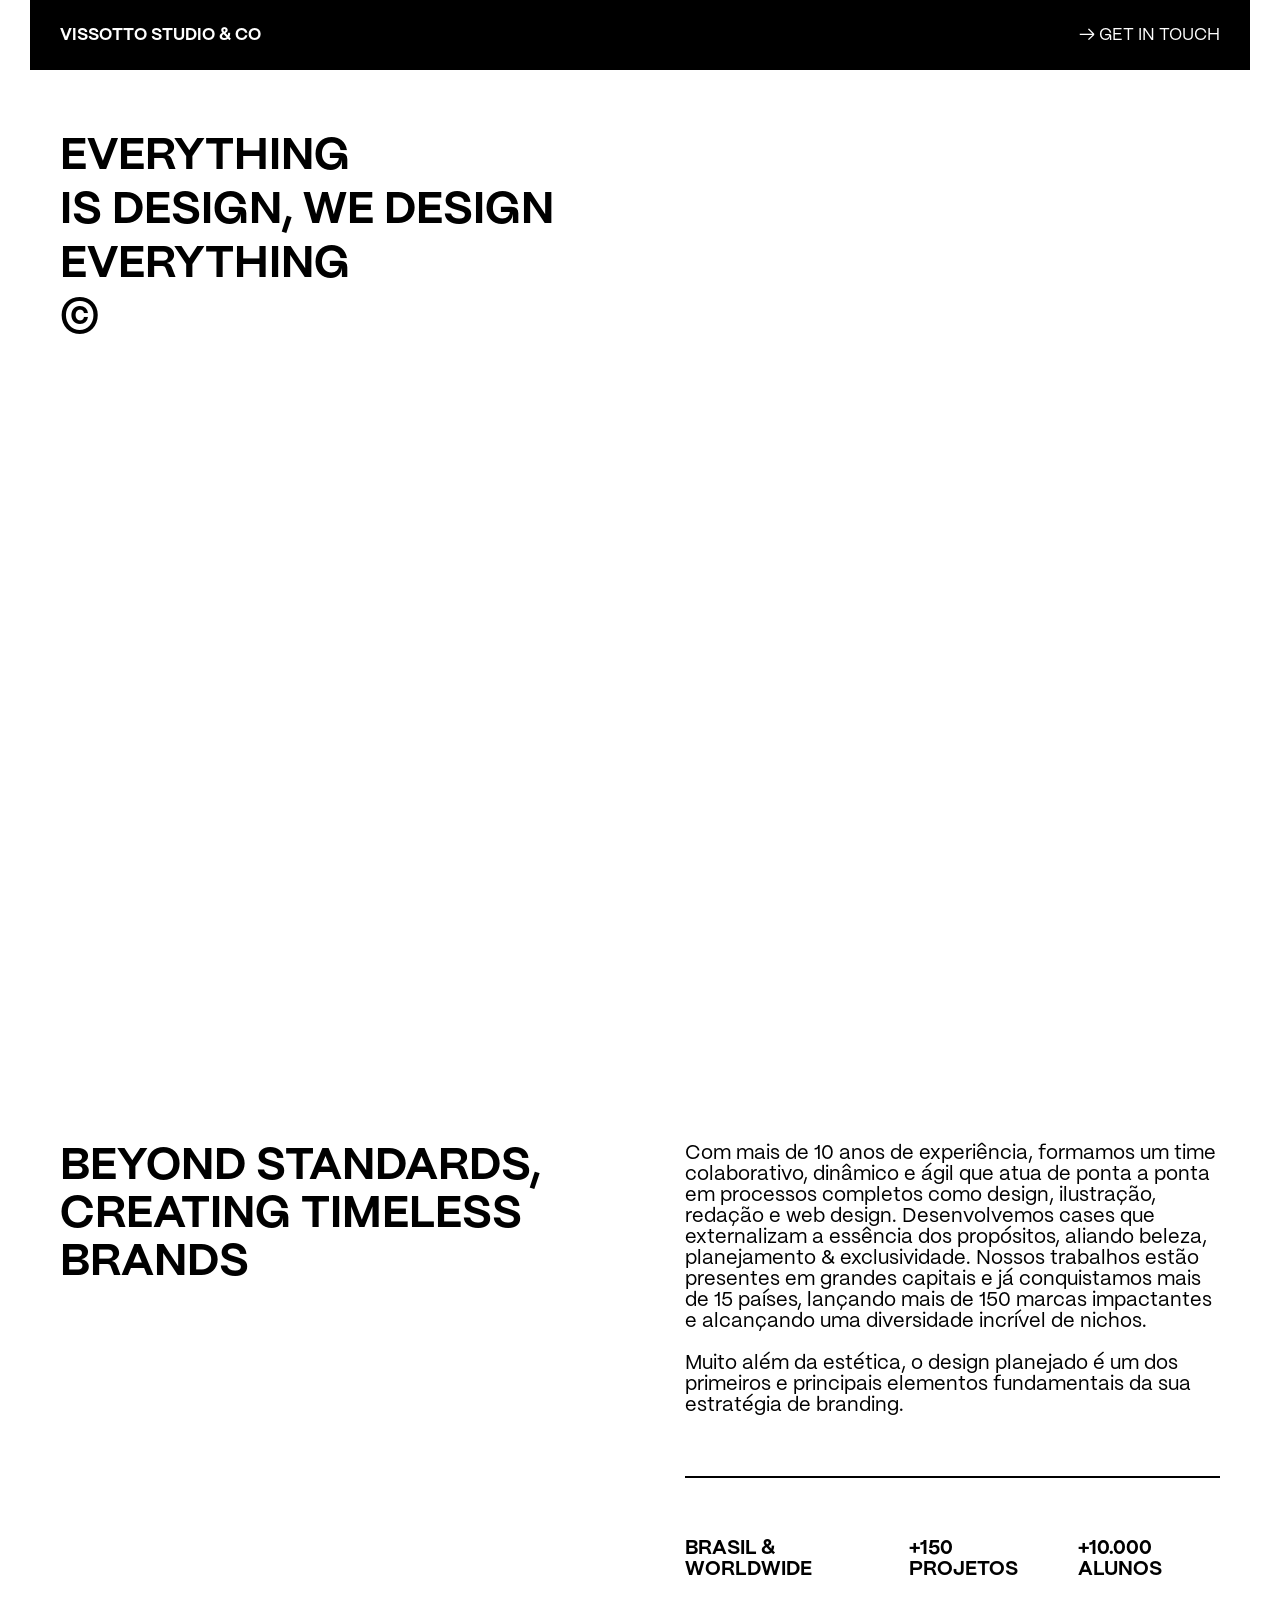
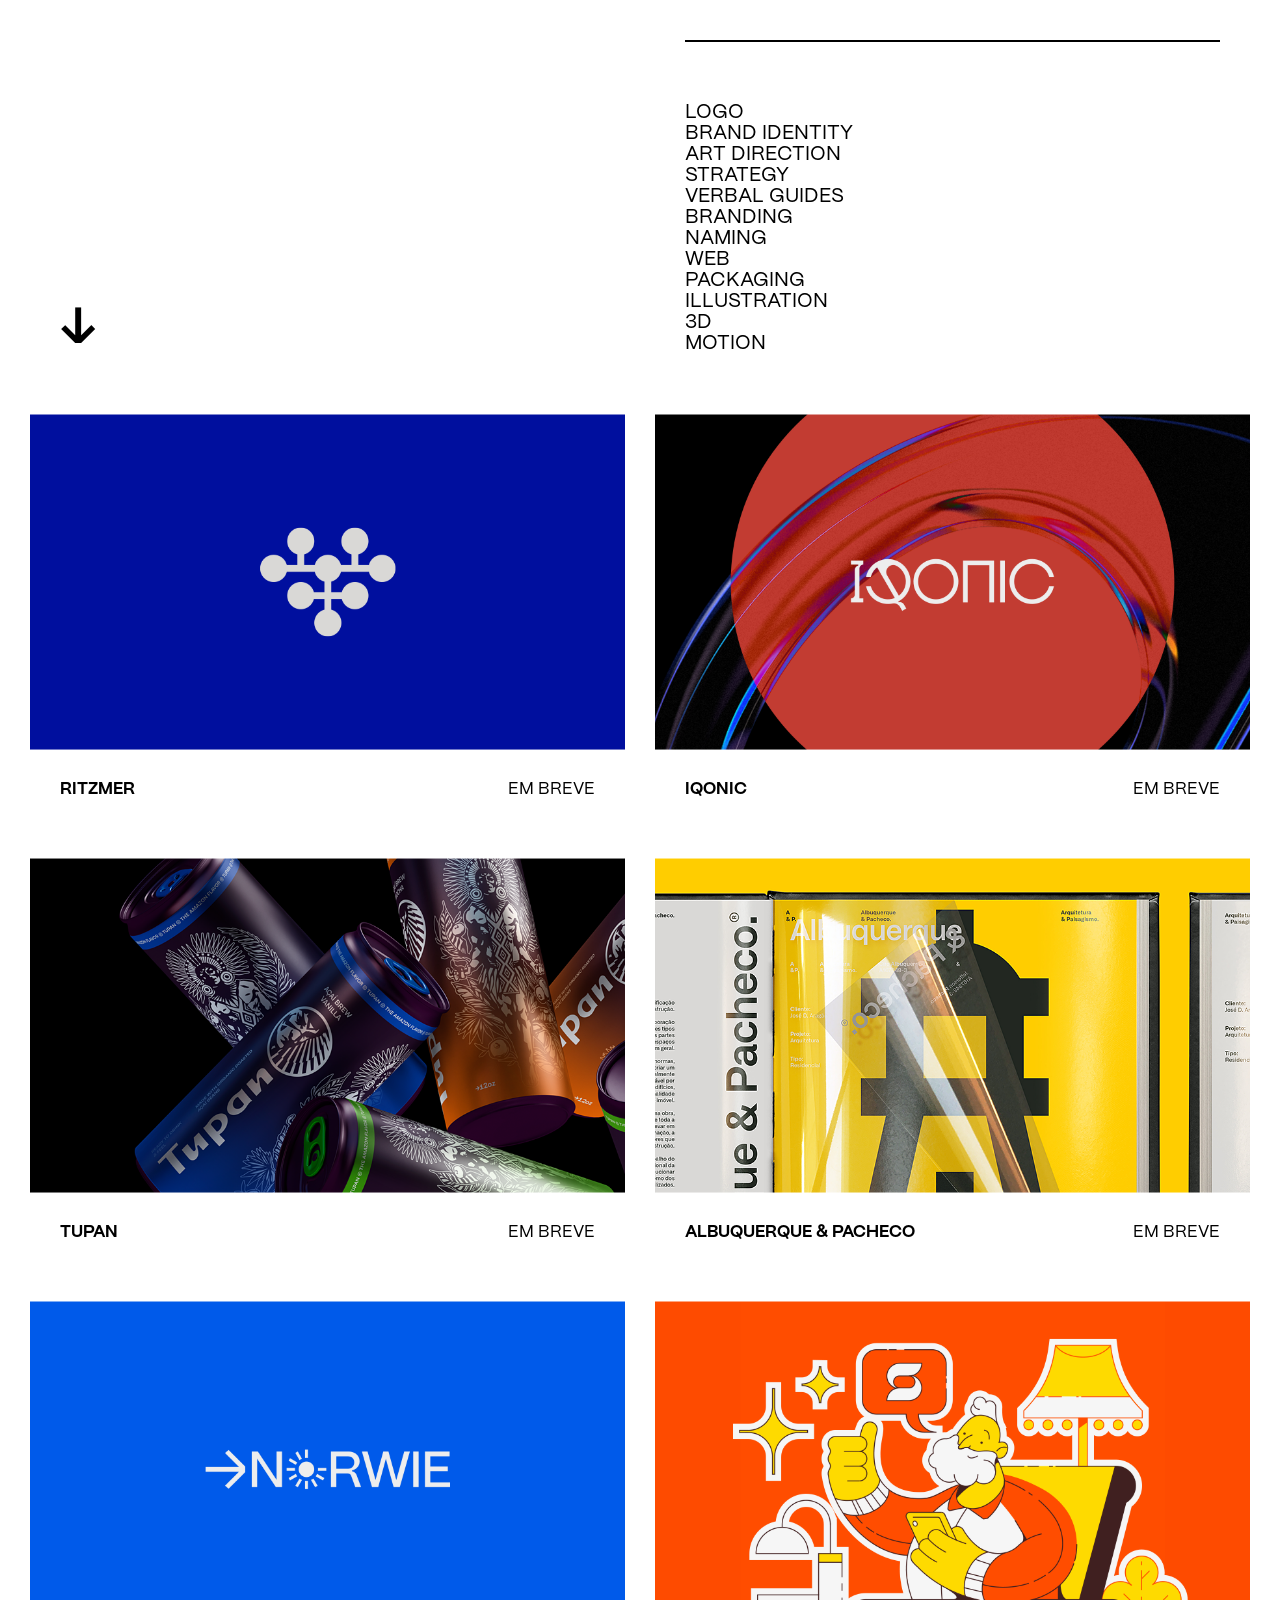
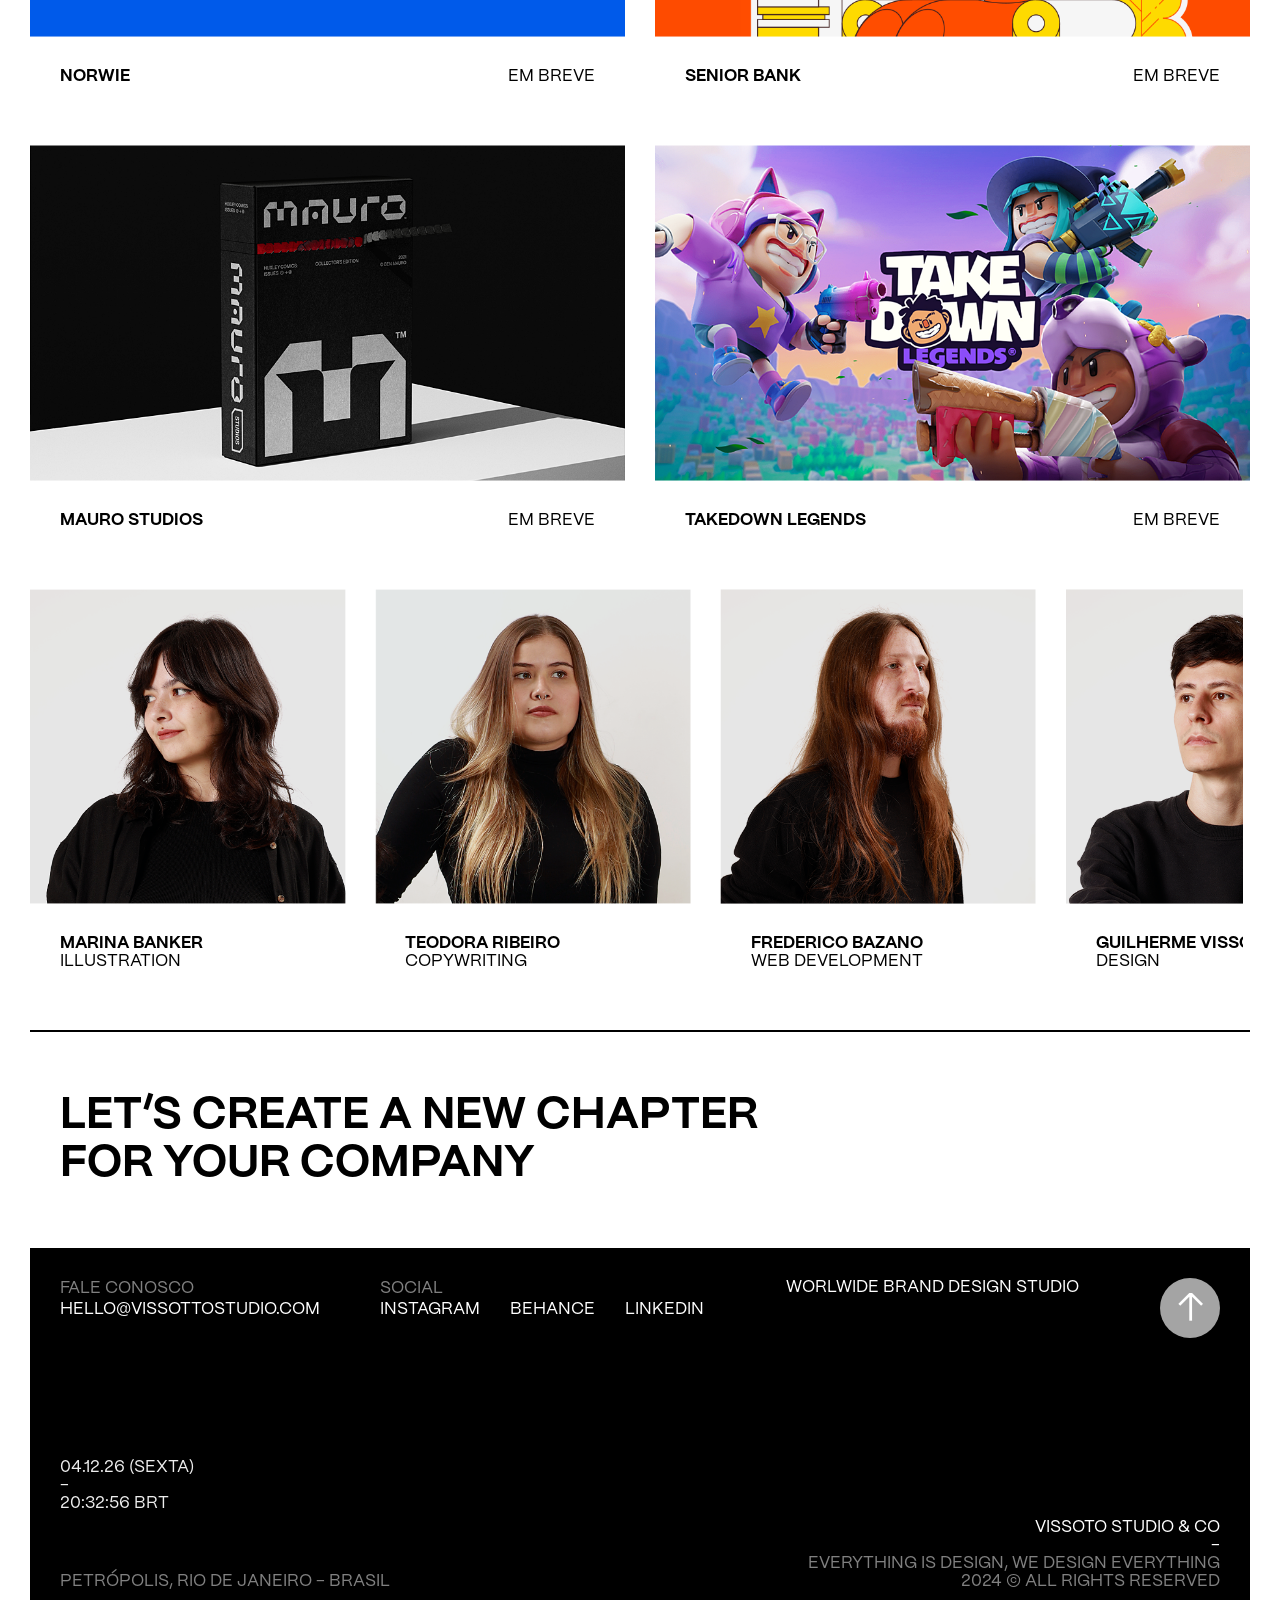
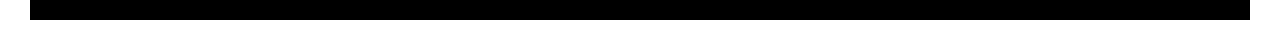
<file: index.html>
<!doctype html>
<html lang="en">

<head>
	<meta charset="utf-8" />
	<link rel="icon" href="./favicon.svg" />
	<meta name="viewport" content="width=device-width, initial-scale=1" />
	<title>VISSOTTO STUDIO & CO</title>
	<link href="./_app/immutable/assets/0.Dd5drIlt.css" rel="stylesheet">
	<link href="./_app/immutable/assets/2.xEj_5Vcn.css" rel="stylesheet">
	<link href="./_app/immutable/assets/Footer.Ddz8omQZ.css" rel="stylesheet">
	<link href="./_app/immutable/assets/scrollTopBtn.DDnbb-Qp.css" rel="stylesheet">
	<link href="./_app/immutable/assets/4.nzCKB-WS.css" rel="stylesheet">
	<link href="./_app/immutable/assets/Gallery.CZQzMD-y.css" rel="stylesheet">
	<link rel="modulepreload" href="./_app/immutable/entry/start.BGuRFTHj.js">
	<link rel="modulepreload" href="./_app/immutable/chunks/entry.BE5_c6I1.js">
	<link rel="modulepreload" href="./_app/immutable/chunks/scheduler.Cewbzyqj.js">
	<link rel="modulepreload" href="./_app/immutable/entry/app.oaPYsE4o.js">
	<link rel="modulepreload" href="./_app/immutable/chunks/index.CDFuW_O7.js">
	<link rel="modulepreload" href="./_app/immutable/nodes/0.Bzur7PwJ.js">
	<link rel="modulepreload" href="./_app/immutable/nodes/2.BUv0GotS.js">
	<link rel="modulepreload" href="./_app/immutable/chunks/Footer.DsyY8HlW.js">
	<link rel="modulepreload" href="./_app/immutable/chunks/stores.C_lyvZJN.js">
	<link rel="modulepreload" href="./_app/immutable/nodes/4.DSZ4tYXC.js">
	<link rel="modulepreload" href="./_app/immutable/chunks/each.D6YF6ztN.js">
</head>

<body data-sveltekit-preload-data="hover">
	<div style="display: contents">
		<link rel="stylesheet" href="https://cdn.jsdelivr.net/npm/swiper@11/swiper-bundle.min.css">
		<div class="layout-container svelte-vborya">
			<header class="gutter max-container svelte-rhr5vy" data-svelte-h="svelte-101wduk">
				<div class="content gutter svelte-rhr5vy">
					<div class="logo"><a href="/" class="svelte-rhr5vy"><span class="svelte-rhr5vy">VISSOTTO
								STUDIO</span> <span class="svelte-rhr5vy">&amp; CO</span></a></div>
					<div class="right svelte-rhr5vy"> <a href="/#contato" class="svelte-rhr5vy"><span
								class="no-break svelte-rhr5vy">→ GET IN TOUCH</span></a></div>
				</div>
			</header>
			<main class="gutter max-container">
				<section class="insert1 gutter svelte-el6yzh" data-svelte-h="svelte-o78j5i">
					<h1 class="svelte-el6yzh">EVERYTHING <br> <span class="no-break">IS DESIGN</span>, <span
							class="no-break">WE DESIGN</span> <br> EVERYTHING <br> ©</h1>
				</section>
				<section class="hero svelte-ufcug9"><img src="/assets/home/hero/01.png" alt=""
						class="svelte-ufcug9 active"><img src="/assets/home/hero/02.png" alt=""
						class="svelte-ufcug9"><img src="/assets/home/hero/03.png" alt="" class="svelte-ufcug9"><img
						src="/assets/home/hero/04.png" alt="" class="svelte-ufcug9"><img src="/assets/home/hero/05.png"
						alt="" class="svelte-ufcug9"> </section>
				<section class="infocard svelte-el6yzh" data-svelte-h="svelte-1fqfzjd">
					<div class="left svelte-el6yzh">
						<h2 class="svelte-el6yzh">BEYOND STANDARDS,<br>
							CREATING TIMELESS BRANDS</h2> <span class="arrow svelte-el6yzh">↓</span>
					</div>
					<div class="right svelte-el6yzh">
						<p class="svelte-el6yzh">Com mais de 10 anos de experiência, formamos um time colaborativo,
							dinâmico e ágil que atua de ponta a ponta em processos completos como design, ilustração,
							redação e web design. Desenvolvemos cases que externalizam a essência dos propósitos,
							aliando beleza, planejamento &amp; exclusividade. Nossos trabalhos estão presentes em
							grandes capitais e já conquistamos mais de 15 países, lançando mais de 150 marcas
							impactantes e alcançando uma diversidade incrível de nichos. <br><br> Muito além da
							estética, o design planejado é um dos primeiros e principais elementos fundamentais da sua
							estratégia de branding.</p>
						<div class="middle svelte-el6yzh"><span class="svelte-el6yzh">BRASIL &amp; WORLDWIDE</span>
							<span class="svelte-el6yzh">+150 PROJETOS</span> <span class="svelte-el6yzh">+10.000
								ALUNOS</span></div>
						<ul class="services svelte-el6yzh">
							<li>LOGO</li>
							<li>BRAND IDENTITY</li>
							<li>ART DIRECTION</li>
							<li>STRATEGY</li>
							<li>VERBAL GUIDES</li>
							<li>BRANDING</li>
							<li>NAMING</li>
							<li>WEB</li>
							<li>PACKAGING</li>
							<li>ILLUSTRATION</li>
							<li>3D</li>
							<li>MOTION</li>
						</ul>
					</div>
				</section>
				<section class="featured svelte-el6yzh">
					<ul class="featured-grid svelte-el6yzh">
						<li>
							<div class="images svelte-el6yzh"><img src="/assets/home/featured/Ritzmer_01.png" alt=""
									class="svelte-el6yzh"> <img src="/assets/home/featured/Ritzmer_02.png" alt=""
									class="svelte-el6yzh"></div>
							<div class="bottom svelte-el6yzh"><strong>RITZMER</strong> <span
									data-svelte-h="svelte-tm7ihq">EM BREVE</span></div>
						</li>
						<li>
							<div class="images svelte-el6yzh"><img src="/assets/home/featured/Iqonic_01.png" alt=""
									class="svelte-el6yzh"> <img src="/assets/home/featured/Iqonic_02.png" alt=""
									class="svelte-el6yzh"></div>
							<div class="bottom svelte-el6yzh"><strong>IQONIC</strong> <span
									data-svelte-h="svelte-tm7ihq">EM BREVE</span></div>
						</li>
						<li>
							<div class="images svelte-el6yzh"><img src="/assets/home/featured/Tupan_01.png" alt=""
									class="svelte-el6yzh"> <img src="/assets/home/featured/Tupan_02.png" alt=""
									class="svelte-el6yzh"></div>
							<div class="bottom svelte-el6yzh"><strong>TUPAN</strong> <span
									data-svelte-h="svelte-tm7ihq">EM BREVE</span></div>
						</li>
						<li>
							<div class="images svelte-el6yzh"><img src="/assets/home/featured/Albuquerque_01.png" alt=""
									class="svelte-el6yzh"> <img src="/assets/home/featured/Albuquerque_02.png" alt=""
									class="svelte-el6yzh"></div>
							<div class="bottom svelte-el6yzh"><strong>ALBUQUERQUE &amp; PACHECO</strong> <span
									data-svelte-h="svelte-tm7ihq">EM BREVE</span></div>
						</li>
						<li>
							<div class="images svelte-el6yzh"><img src="/assets/home/featured/Norwie_01.png" alt=""
									class="svelte-el6yzh"> <img src="/assets/home/featured/Norwie_02.png" alt=""
									class="svelte-el6yzh"></div>
							<div class="bottom svelte-el6yzh"><strong>NORWIE</strong> <span
									data-svelte-h="svelte-tm7ihq">EM BREVE</span></div>
						</li>
						<li>
							<div class="images svelte-el6yzh"><img src="/assets/home/featured/Senior_01.png" alt=""
									class="svelte-el6yzh"> <img src="/assets/home/featured/Senior_02.png" alt=""
									class="svelte-el6yzh"></div>
							<div class="bottom svelte-el6yzh"><strong>SENIOR BANK</strong> <span
									data-svelte-h="svelte-tm7ihq">EM BREVE</span></div>
						</li>
						<li>
							<div class="images svelte-el6yzh"><img src="/assets/home/featured/Mauro_01.png" alt=""
									class="svelte-el6yzh"> <img src="/assets/home/featured/Mauro_02.png" alt=""
									class="svelte-el6yzh"></div>
							<div class="bottom svelte-el6yzh"><strong>MAURO STUDIOS</strong> <span
									data-svelte-h="svelte-tm7ihq">EM BREVE</span></div>
						</li>
						<li>
							<div class="images svelte-el6yzh"><img src="/assets/home/featured/TDL_01.png" alt=""
									class="svelte-el6yzh"> <img src="/assets/home/featured/TDL_02.png" alt=""
									class="svelte-el6yzh"></div>
							<div class="bottom svelte-el6yzh"><strong>TAKEDOWN LEGENDS</strong> <span
									data-svelte-h="svelte-tm7ihq">EM BREVE</span></div>
						</li>
					</ul>
				</section>
				<section class="carousel svelte-el6yzh">
					<div class="container svelte-el6yzh"><swiper-container init="false" class="swiper-wrapper"
							data-svelte-h="svelte-13vwdz8"><swiper-slide><img src="/assets/home/staff/Vissotto.png"
									alt="" class="svelte-1t6i3l7">
								<p class="svelte-1t6i3l7"><strong>GUILHERME VISSOTTO</strong><br>DESIGN</p>
							</swiper-slide> <swiper-slide><img src="/assets/home/staff/Marina.png" alt=""
									class="svelte-1t6i3l7">
								<p class="svelte-1t6i3l7"><strong>MARINA BANKER</strong><br>ILLUSTRATION</p>
							</swiper-slide> <swiper-slide><img src="/assets/home/staff/Teo.png" alt=""
									class="svelte-1t6i3l7">
								<p class="svelte-1t6i3l7"><strong>TEODORA RIBEIRO</strong><br>COPYWRITING</p>
							</swiper-slide> <swiper-slide><img src="/assets/home/staff/Fred.png" alt=""
									class="svelte-1t6i3l7">
								<p class="svelte-1t6i3l7"><strong>FREDERICO BAZANO</strong><br>WEB DEVELOPMENT</p>
							</swiper-slide> <swiper-slide><img src="/assets/home/staff/Vissotto.png" alt=""
									class="svelte-1t6i3l7">
								<p class="svelte-1t6i3l7"><strong>GUILHERME VISSOTTO</strong><br>DESIGN</p>
							</swiper-slide> <swiper-slide><img src="/assets/home/staff/Marina.png" alt=""
									class="svelte-1t6i3l7">
								<p class="svelte-1t6i3l7"><strong>MARINA BANKER</strong><br>ILLUSTRATION</p>
							</swiper-slide> <swiper-slide><img src="/assets/home/staff/Teo.png" alt=""
									class="svelte-1t6i3l7">
								<p class="svelte-1t6i3l7"><strong>TEODORA RIBEIRO</strong><br>COPYWRITING</p>
							</swiper-slide> <swiper-slide><img src="/assets/home/staff/Fred.png" alt=""
									class="svelte-1t6i3l7">
								<p class="svelte-1t6i3l7"><strong>FREDERICO BAZANO</strong><br>WEB DEVELOPMENT</p>
							</swiper-slide> </swiper-container></div>
				</section>
				<section class="ending svelte-el6yzh" data-svelte-h="svelte-jsev4u">
					<div class="container svelte-el6yzh">
						<p class="svelte-el6yzh">LET’S CREATE A NEW CHAPTER<br class="desktop-only">
							FOR YOUR COMPANY</p>
					</div>
				</section>
			</main>
			<footer class="gutter max-container svelte-1jha8d8" id="contato">
				<div class="footer-content-wrapper svelte-1jha8d8">
					<div class="footer-content svelte-1jha8d8">
						<div class="top svelte-1jha8d8">
							<div class="contato svelte-1jha8d8" data-svelte-h="svelte-16qg5pu">
								<div>
									<h2 class="svelte-1jha8d8">FALE CONOSCO</h2>
									<p class="svelte-1jha8d8"><a
											href="mailto:hello@vissottostudio.com">HELLO@VISSOTTOSTUDIO.COM</a></p>
								</div>
								<div>
									<h2 class="svelte-1jha8d8">SOCIAL</h2>
									<p class="svelte-1jha8d8"><a href="https://www.instagram.com/vissotto"
											target="_blank">INSTAGRAM</a> <a href="https://www.behance.net/vissotto"
											target="_blank">BEHANCE</a> <a
											href="https://www.linkedin.com/in/guivissotto/" target="_blank">LINKEDIN</a>
									</p>
								</div>
							</div>
							<p class="center desktop-only svelte-1jha8d8" data-svelte-h="svelte-1t141bx">WORLWIDE BRAND
								DESIGN STUDIO</p>
							<div class="back-to-top svelte-1jha8d8"><button class="scroll-top svelte-1mph75o"
									data-svelte-h="svelte-s9kpxf">↑
								</button></div>
						</div>
						<div class="bottom svelte-1jha8d8">
							<div class="location svelte-1jha8d8">
								<div>
									<p class="svelte-3hqel3">10.09.24 (TERÇA)<br class="desktop-only">
										- <br class="desktop-only"> 21:05:06
										BRT</p>
								</div>
								<p class="svelte-1jha8d8" data-svelte-h="svelte-1is3fj8">PETRÓPOLIS, RIO DE JANEIRO -
									BRASIL</p>
							</div>
							<div class="copy svelte-1jha8d8" data-svelte-h="svelte-6kp5ay">
								<p class="svelte-1jha8d8">VISSOTO STUDIO &amp; CO<br>
									- <br> <span class="svelte-1jha8d8"><span class="svelte-1jha8d8">EVERYTHING IS
											DESIGN,</span> <span class="svelte-1jha8d8">WE DESIGN EVERYTHING</span><br>
										2024 © ALL RIGHTS RESERVED</span></p>
							</div>
						</div>
					</div>
				</div>
			</footer>
		</div>

		<script>
			{
				__sveltekit_e8zq8h = {
					base: new URL(".", location).pathname.slice(0, -1)
				};

				const element = document.currentScript.parentElement;

				const data = [{ "type": "data", "data": { projects: [{ slug: "albuquerqueepacheco", titulo: "ALBUQUERQUE & PACHECO", setor: "Arquitetura", pais: "Brasil", ano: "2022", "serviços": ["Identidade Visual", "Branding"], tags: ["Branding", "Design", "UX/UI"], membros: [{ titulo: "Direção & Design", nome: "Guilherme Vissotto" }, { titulo: "Branding", nome: "Guilherme Vissotto" }], thumbnail: "thumbnail.jpg", conteudo: [{ type: "image", url: "/projects/albuquerqueepacheco/01.jpg" }, { type: "md", html: "\u003Ch1 id=\"desconstruirobvioereconstruirconceitos\">Desconstruir o óbvio e reconstruir conceitos.\u003C/h1>\n\u003Ch2 id=\"umsubtitulo\">um sub-titulo\u003C/h2>\n\u003Cp>Sempre tive interesse em cases para studios de arquitetura pela base artística e a liberdade estética que a combinação com o design nos proporciona. O studio Albuquerque &amp; Pacheco, localizado em Parnaíba - PI, veio até mim com o conceito do farol, característico de sua cidade. Mas, como transformar um símbolo em algo funcional e novo?\u003C/p>\n\u003Cp>Com esse desafio em mãos, combinei o compasso e o farol de forma sutil, criando um símbolo com a estética necessária para uma identidade disruptiva, minimalista e artística. O design também nos proporciona coincidências \"mágicas\". A&amp;P, iniciais de Albuquerque &amp; Pacheco, também iniciais de Arquitetura &amp; Paisagismo. Nada seria melhor do que uma assinatura que representasse o studio de forma completa.\u003C/p>\n\u003Cp>\u003Ca href=\"https://google.com\">isso é um link\u003C/a> e \u003Cstrong>isso está em bold\u003C/strong>\u003C/p>" }, { type: "image", url: "/projects/albuquerqueepacheco/03.jpg" }, { type: "image", url: "/projects/albuquerqueepacheco/04.jpg" }, { type: "md", html: "\u003Cdiv style=\"padding:56.25% 0 0 0;position:relative;\" class=\"video-holder\">\u003Ciframe src=\"https://player.vimeo.com/video/992419705?h=a8bb067172&background=1&autoplay=1&loop=1&title=0&byline=0&portrait=0\" style=\"position:absolute;top:0;left:0;width:100%;height:100%;\" frameborder=\"0\" allow=\"autoplay; fullscreen; picture-in-picture\" allowfullscreen>\u003C/iframe>\u003C/div>\n\u003Cscript src=\"https://player.vimeo.com/api/player.js\">\u003C/script>" }] }] }, "uses": {}, "slash": "always" }, null, null];

				Promise.all([
					import("./_app/immutable/entry/start.BGuRFTHj.js"),
					import("./_app/immutable/entry/app.oaPYsE4o.js")
				]).then(([kit, app]) => {
					kit.start(app, element, {
						node_ids: [0, 2, 4],
						data,
						form: null,
						error: null
					});
				});
			}
		</script>
	</div>
</body>

</html>
</file>
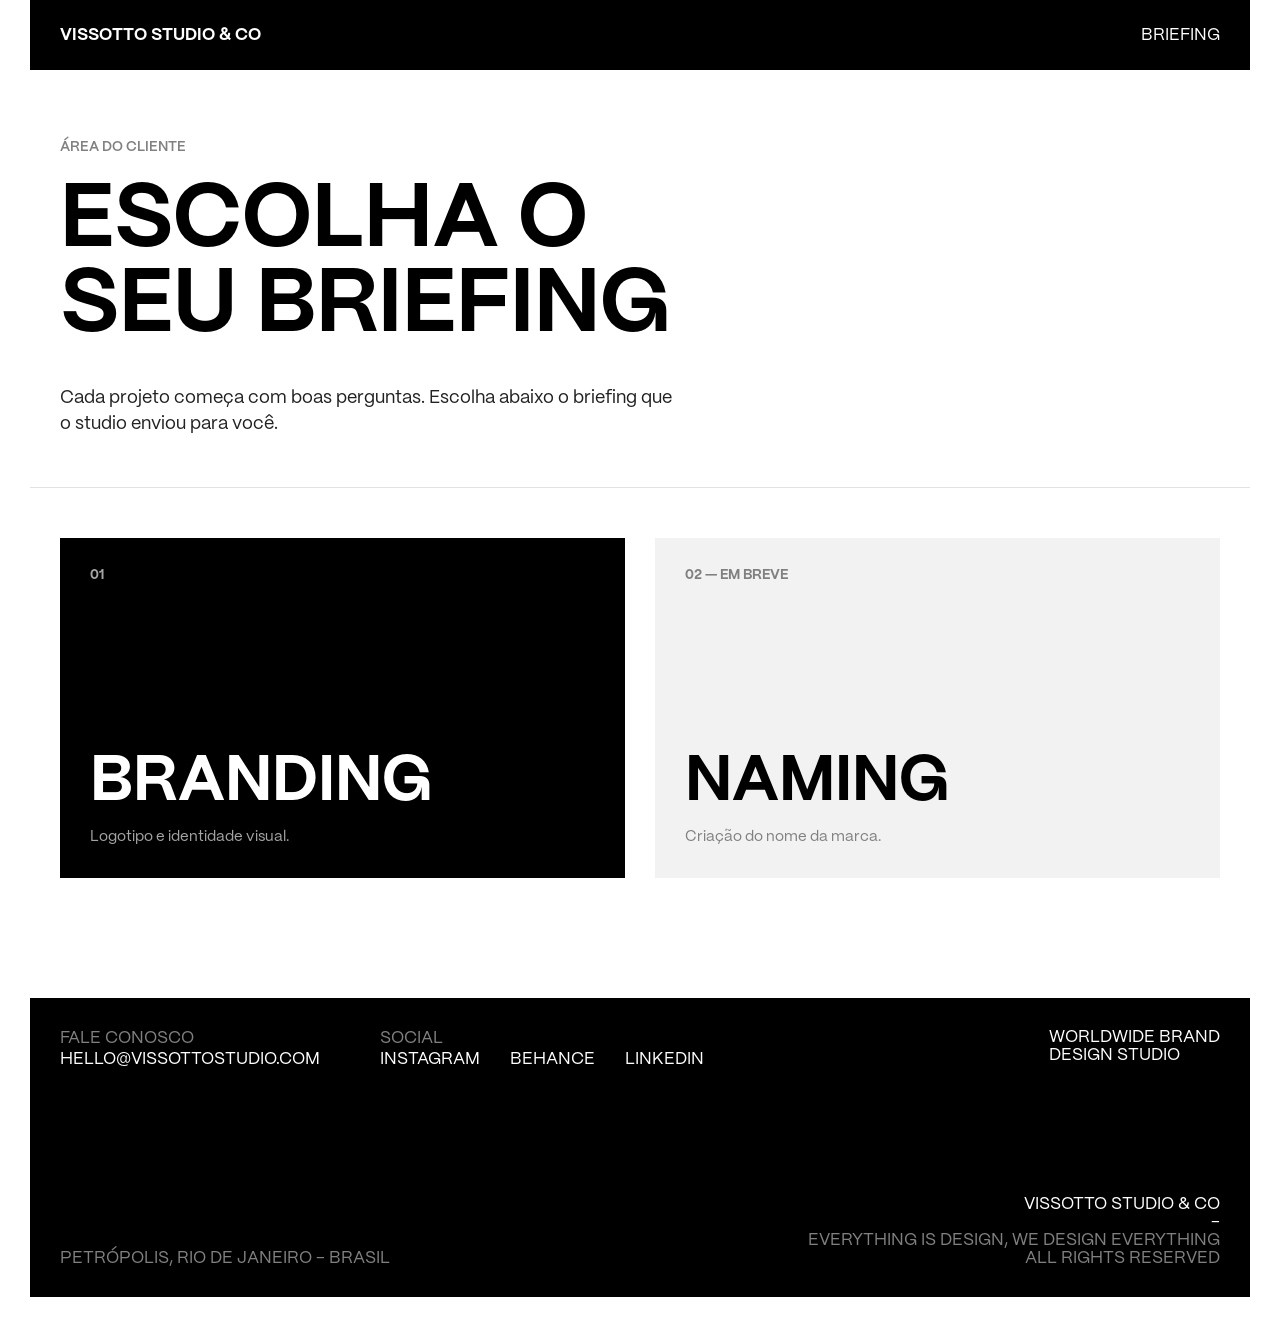
<file: briefing/index.html>
<!DOCTYPE html>
<html lang="pt-BR">
<head>
<meta charset="utf-8">
<meta name="viewport" content="width=device-width, initial-scale=1">
<meta name="robots" content="noindex, nofollow">
<title>Briefing — Vissotto Studio & Co</title>
<link rel="icon" href="/favicon.svg">
<link rel="stylesheet" href="/briefing/assets/briefing.css">
</head>
<body>
<header class="site gutter max-container">
  <div class="content gutter">
    <div class="logo"><a href="/">VISSOTTO STUDIO &amp; CO</a></div>
    <div class="right">BRIEFING</div>
  </div>
</header>

<main class="gutter max-container">
  <section class="hero">
    <div class="kicker">Área do cliente</div>
    <h1>Escolha o<br>seu briefing</h1>
    <p>Cada projeto começa com boas perguntas. Escolha abaixo o briefing que o studio enviou para você.</p>
  </section>
  <div class="cards">
    <a class="card" href="/briefing/branding/">
      <span class="n">01</span>
      <div><h2>BRANDING</h2><p>Logotipo e identidade visual.</p></div>
    </a>
    <div class="card soon">
      <span class="n">02 — EM BREVE</span>
      <div><h2>NAMING</h2><p>Criação do nome da marca.</p></div>
    </div>
  </div>
</main>

<footer class="site gutter max-container">
  <div class="wrap">
    <div class="top">
      <div class="contato">
        <div><h2>FALE CONOSCO</h2><p><a href="mailto:hello@vissottostudio.com">HELLO@VISSOTTOSTUDIO.COM</a></p></div>
        <div><h2>SOCIAL</h2><p><a href="https://www.instagram.com/vissotto" target="_blank" rel="noopener">INSTAGRAM</a> <a href="https://www.behance.net/vissotto" target="_blank" rel="noopener">BEHANCE</a> <a href="https://www.linkedin.com/in/guivissotto/" target="_blank" rel="noopener">LINKEDIN</a></p></div>
      </div>
      <p>WORLDWIDE BRAND<br>DESIGN STUDIO</p>
    </div>
    <div class="bottom">
      <div class="location"><p class="place">PETRÓPOLIS, RIO DE JANEIRO - BRASIL</p></div>
      <div class="copy"><p>VISSOTTO STUDIO &amp; CO<br>- <br><span>EVERYTHING IS DESIGN, WE DESIGN EVERYTHING<br>ALL RIGHTS RESERVED</span></p></div>
    </div>
  </div>
</footer>
</body>
</html>
</file>
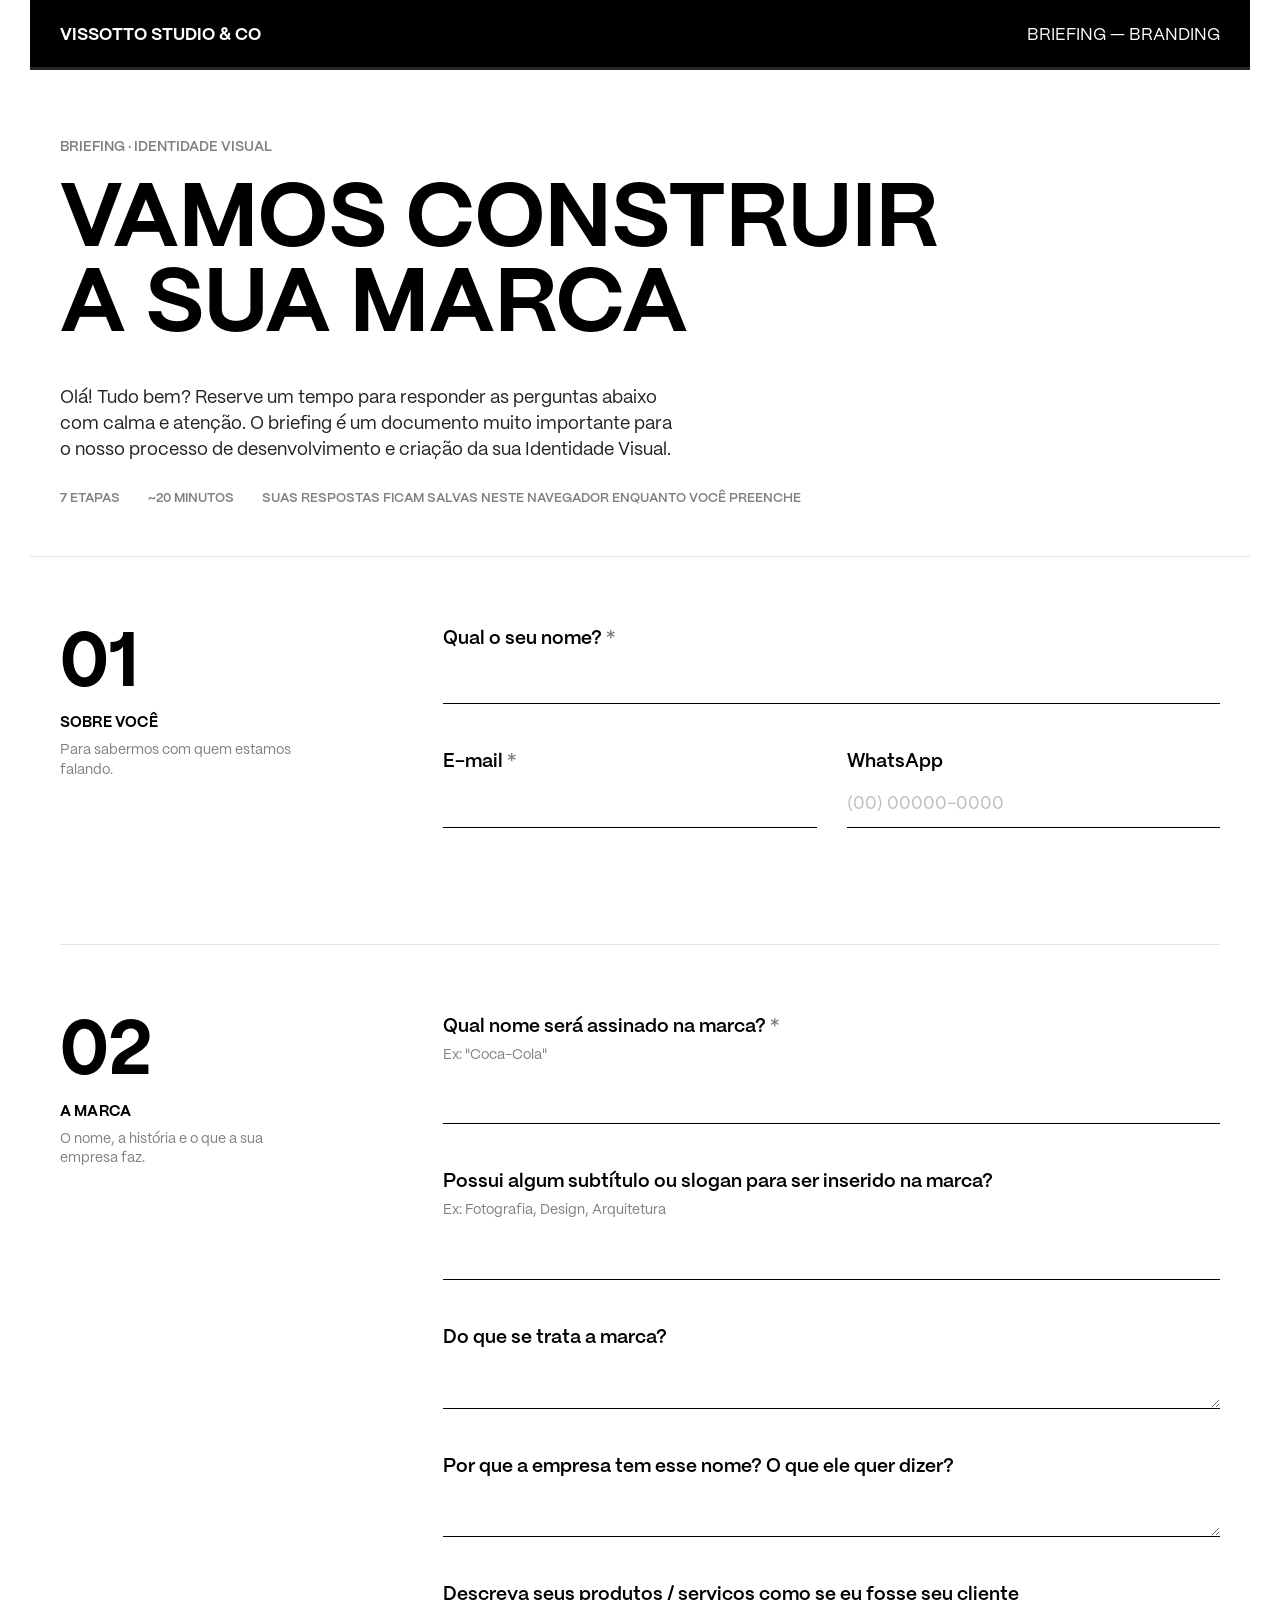
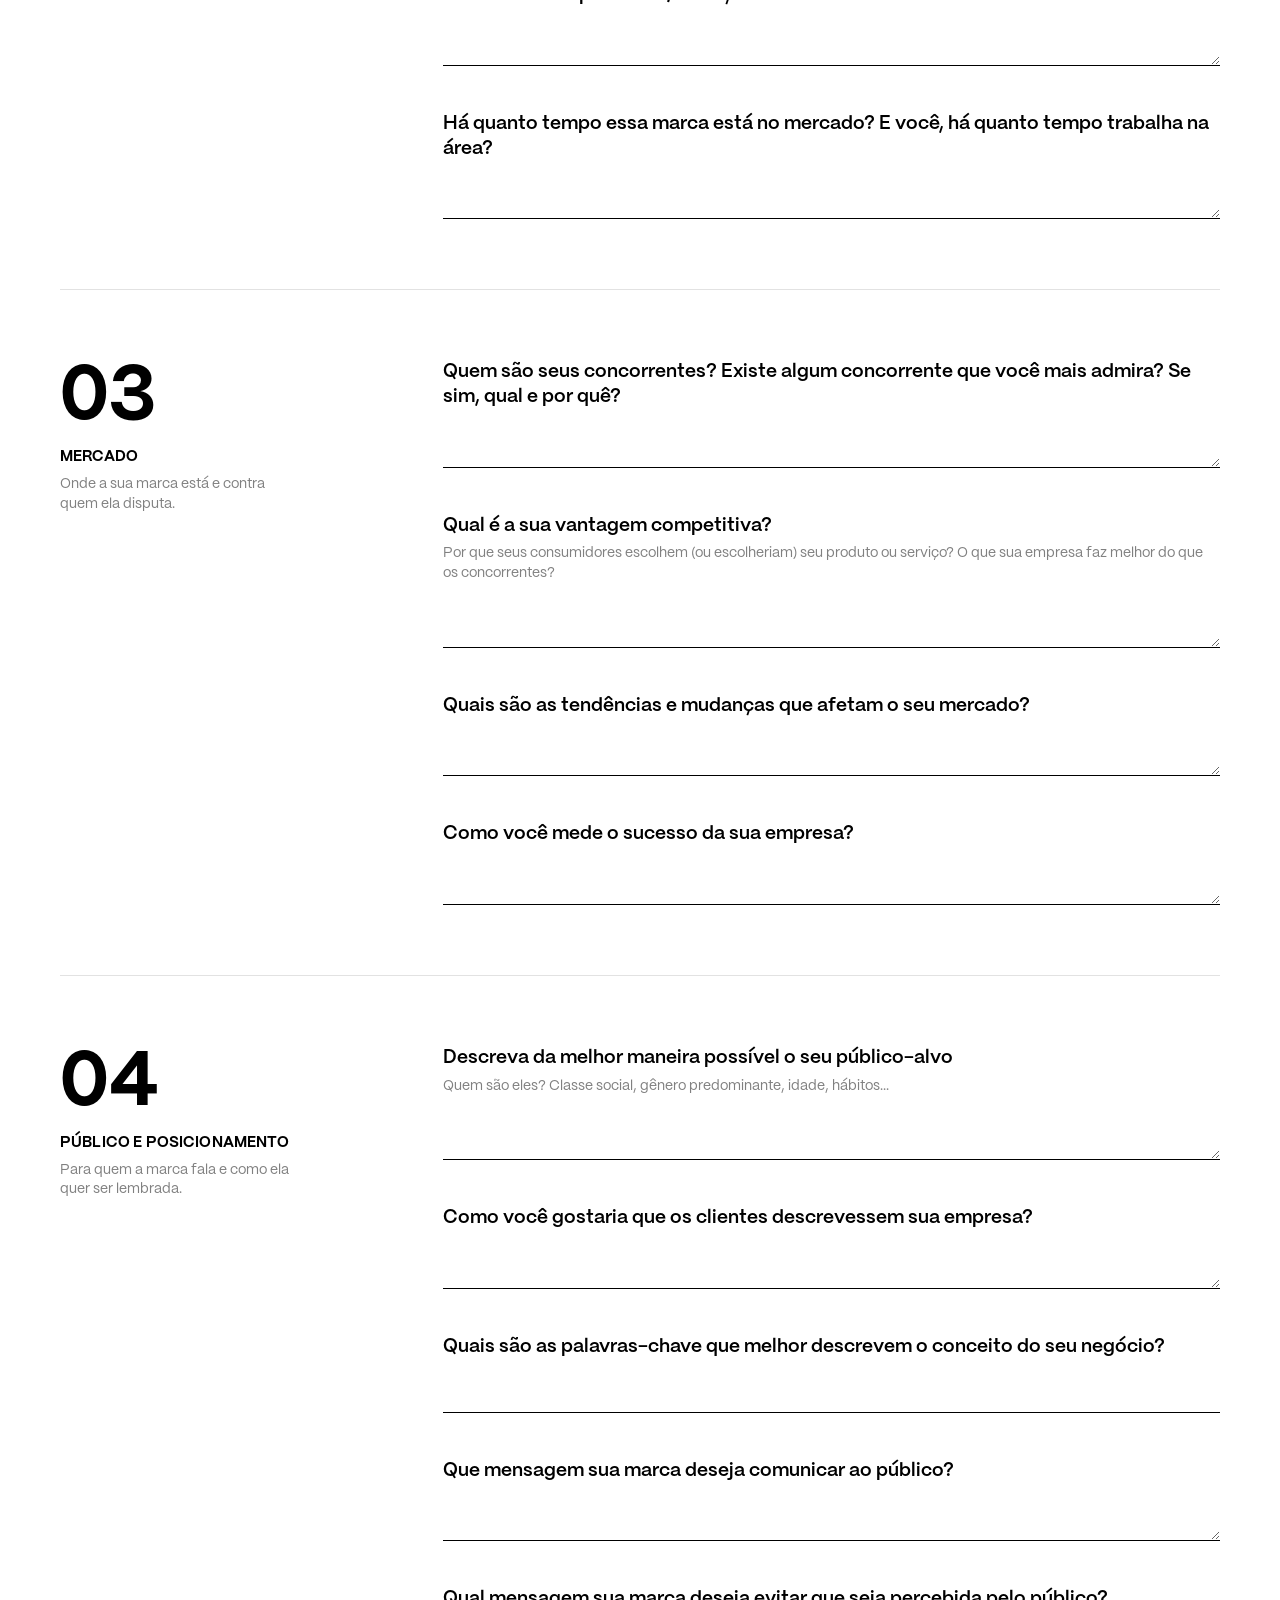
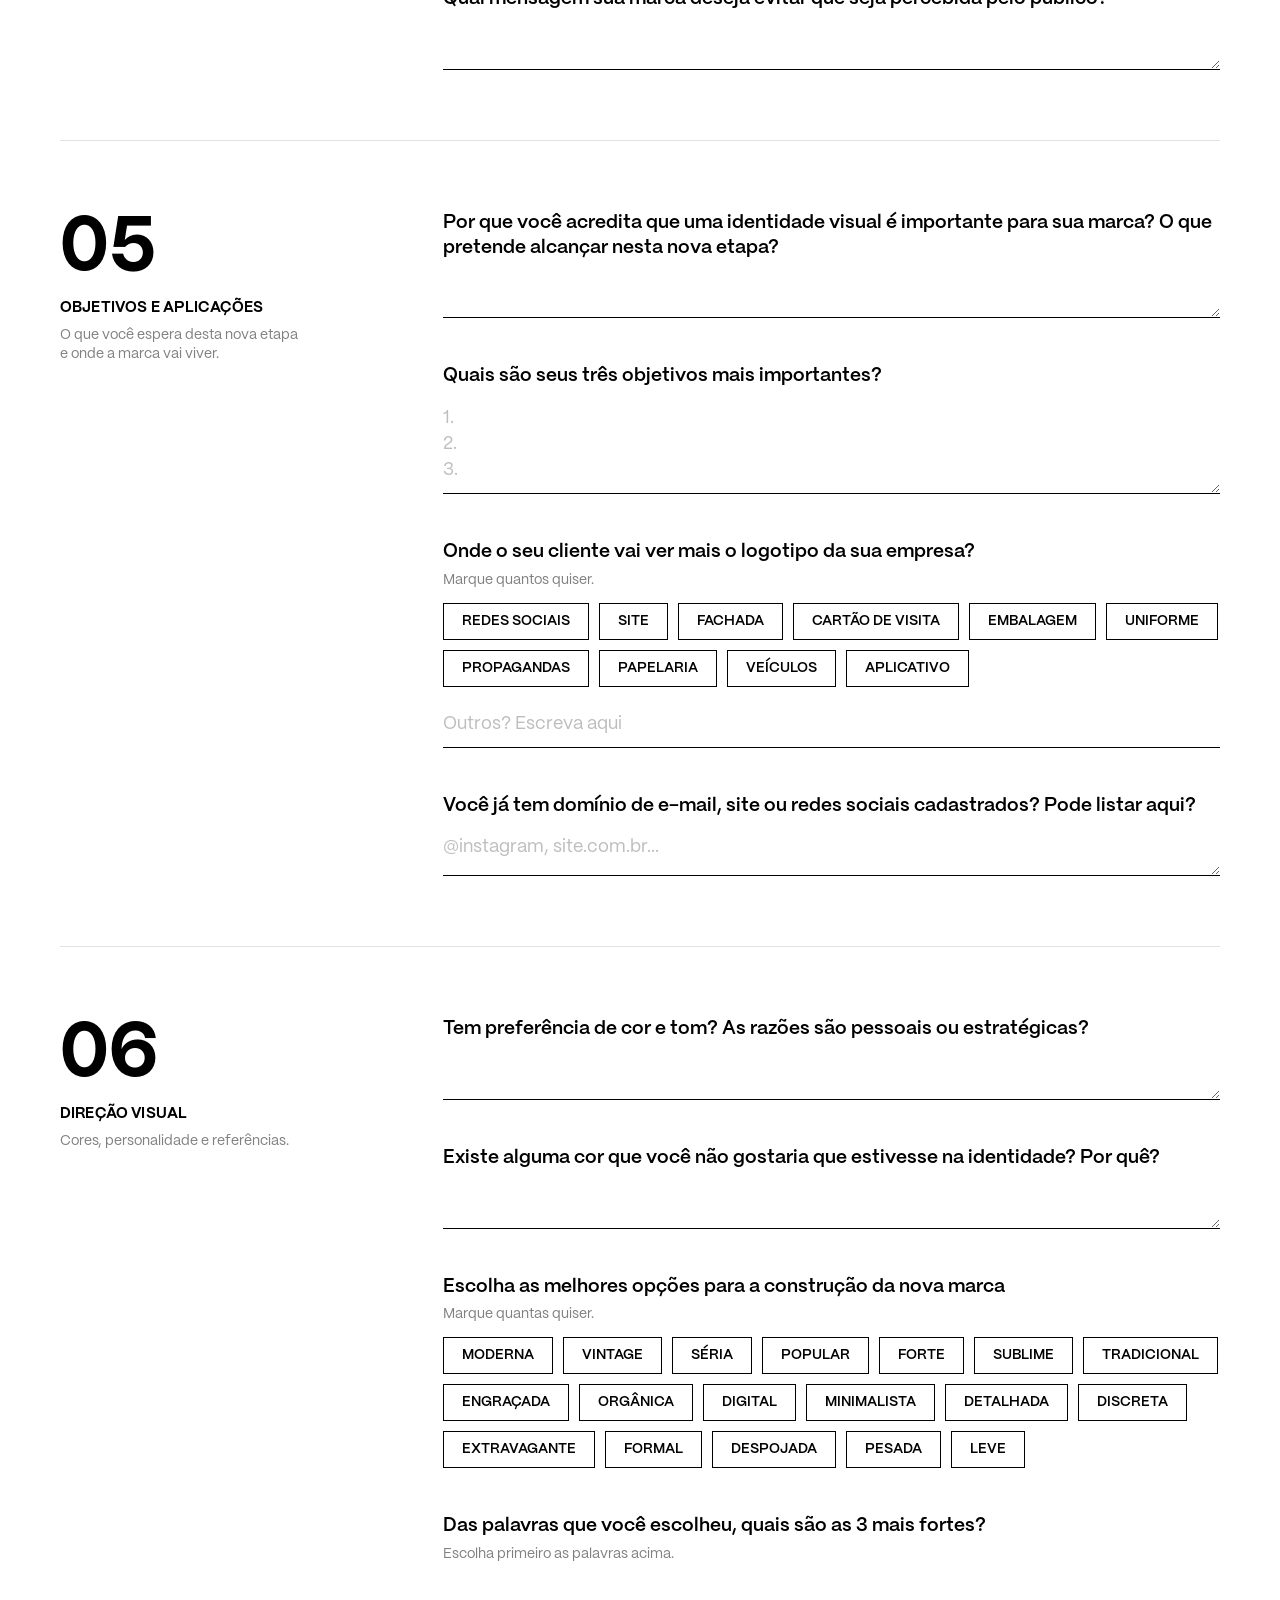
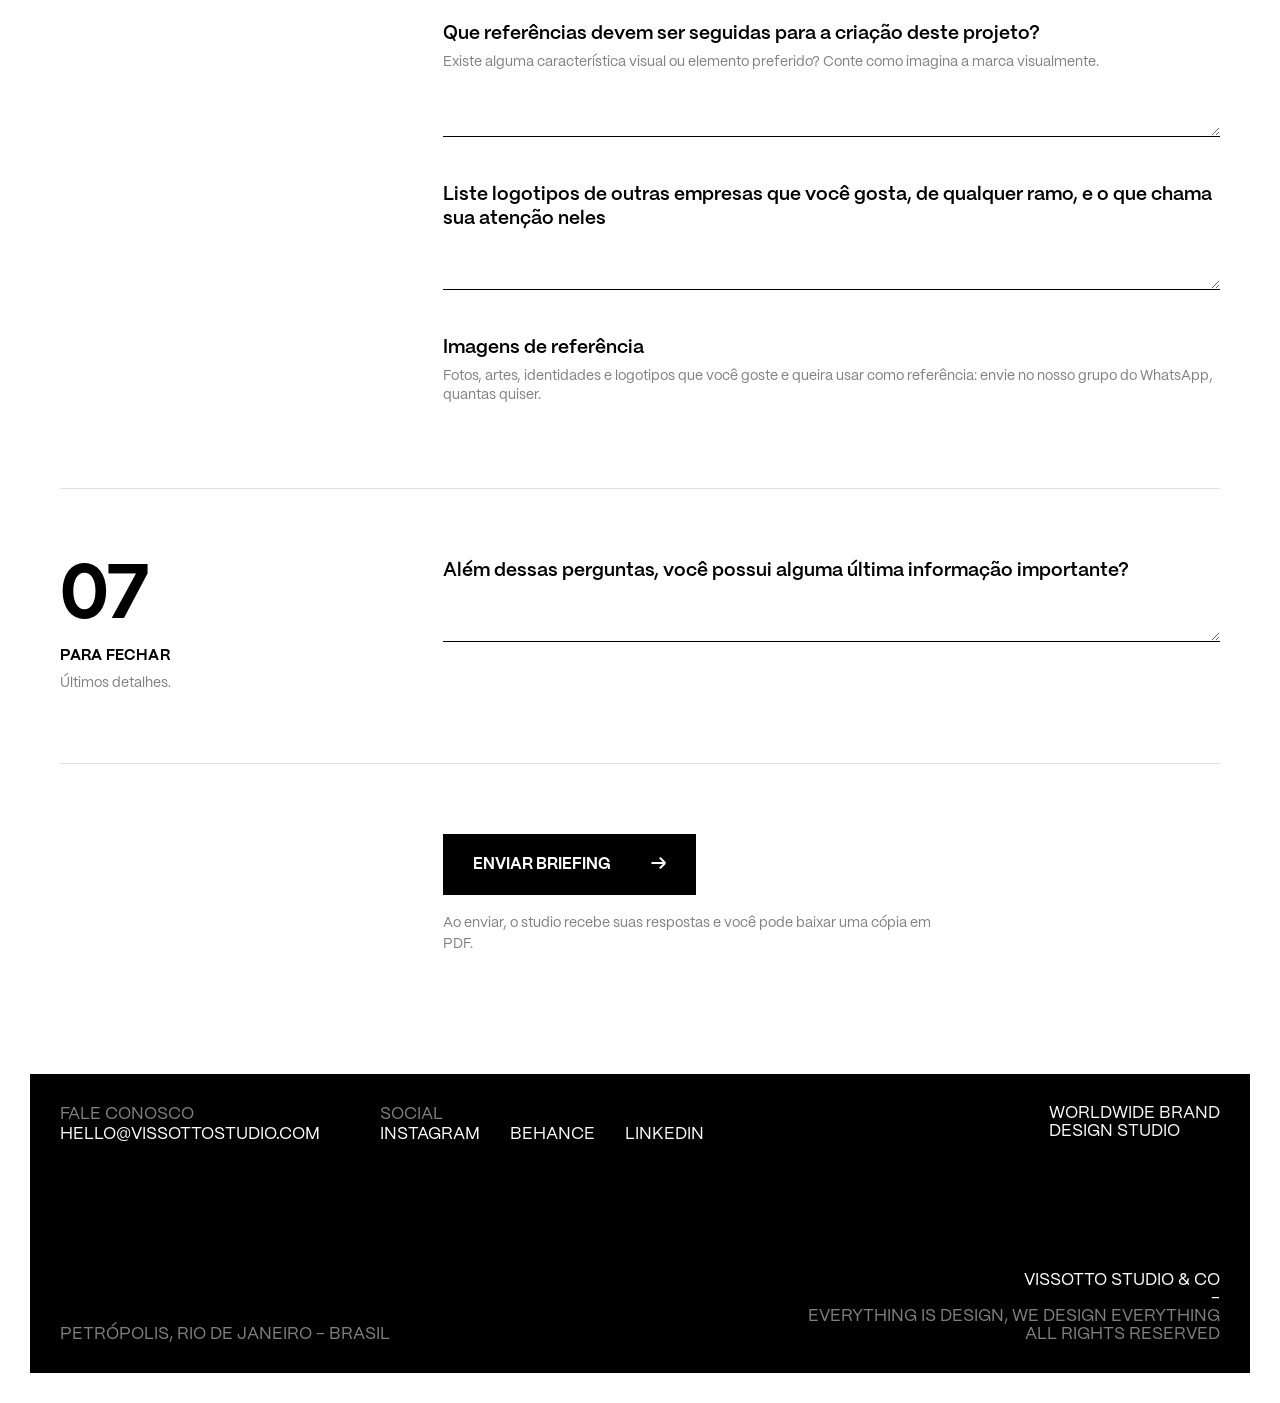
<file: briefing/branding/index.html>
<!DOCTYPE html>
<html lang="pt-BR">
<head>
<meta charset="utf-8">
<meta name="viewport" content="width=device-width, initial-scale=1">
<meta name="robots" content="noindex, nofollow">
<title>Briefing de Branding — Vissotto Studio & Co</title>
<link rel="icon" href="/favicon.svg">
<link rel="stylesheet" href="/briefing/assets/briefing.css">
</head>
<body>

<header class="site gutter max-container">
  <div class="content gutter">
    <div class="logo"><a href="/">VISSOTTO STUDIO &amp; CO</a></div>
    <div class="right">BRIEFING — BRANDING</div>
    <div class="progress"><i id="progress"></i></div>
  </div>
</header>

<main class="gutter max-container">

  <section class="hero intro">
    <div class="kicker">Briefing · Identidade visual</div>
    <h1>Vamos construir<br>a sua marca</h1>
    <p>Olá! Tudo bem? Reserve um tempo para responder as perguntas abaixo com calma e atenção. O briefing é um documento muito importante para o nosso processo de desenvolvimento e criação da sua Identidade Visual.</p>
    <div class="meta"><span>7 etapas</span><span>~20 minutos</span><span>Suas respostas ficam salvas neste navegador enquanto você preenche</span></div>
  </section>

  <form id="briefing" name="briefing-branding" method="POST" data-netlify="true" netlify-honeypot="empresa_site" enctype="multipart/form-data" novalidate>
    <input type="hidden" name="form-name" value="briefing-branding">
    <p hidden><label>Não preencha: <input name="empresa_site"></label></p>
    <input type="hidden" name="atributos">
    <input type="hidden" name="atributos_mais_fortes">
    <input type="hidden" name="pontos_de_contato">
    <input type="file" name="pdf_do_briefing" hidden>

    <!-- 01 -->
    <section class="step" data-title="Sobre você">
      <div class="step-head"><div class="num">01</div><h2>SOBRE VOCÊ</h2><p>Para sabermos com quem estamos falando.</p></div>
      <div class="step-body">
        <div class="q" data-required>
          <label class="title" for="nome">Qual o seu nome? <span class="req">*</span></label>
          <input type="text" id="nome" name="nome" autocomplete="name">
          <div class="err">Preencha o seu nome.</div>
        </div>
        <div class="grid2">
          <div class="q" data-required data-type="email">
            <label class="title" for="email">E-mail <span class="req">*</span></label>
            <input type="email" id="email" name="email" autocomplete="email">
            <div class="err">Informe um e-mail válido.</div>
          </div>
          <div class="q">
            <label class="title" for="whatsapp">WhatsApp</label>
            <input type="tel" id="whatsapp" name="whatsapp" autocomplete="tel" placeholder="(00) 00000-0000">
          </div>
        </div>
      </div>
    </section>

    <!-- 02 -->
    <section class="step" data-title="A marca">
      <div class="step-head"><div class="num">02</div><h2>A MARCA</h2><p>O nome, a história e o que a sua empresa faz.</p></div>
      <div class="step-body">
        <div class="q" data-required>
          <label class="title" for="nome_marca">Qual nome será assinado na marca? <span class="req">*</span></label>
          <span class="hint">Ex: "Coca-Cola"</span>
          <input type="text" id="nome_marca" name="nome_da_marca">
          <div class="err">Preencha o nome da marca.</div>
        </div>
        <div class="q">
          <label class="title" for="subtitulo">Possui algum subtítulo ou slogan para ser inserido na marca?</label>
          <span class="hint">Ex: Fotografia, Design, Arquitetura</span>
          <input type="text" id="subtitulo" name="subtitulo_ou_slogan">
        </div>
        <div class="q">
          <label class="title" for="sobre">Do que se trata a marca?</label>
          <textarea id="sobre" name="do_que_se_trata" rows="3"></textarea>
        </div>
        <div class="q">
          <label class="title" for="porque_nome">Por que a empresa tem esse nome? O que ele quer dizer?</label>
          <textarea id="porque_nome" name="significado_do_nome" rows="2"></textarea>
        </div>
        <div class="q">
          <label class="title" for="produtos">Descreva seus produtos / serviços como se eu fosse seu cliente</label>
          <textarea id="produtos" name="produtos_servicos" rows="3"></textarea>
        </div>
        <div class="q">
          <label class="title" for="tempo">Há quanto tempo essa marca está no mercado? E você, há quanto tempo trabalha na área?</label>
          <textarea id="tempo" name="tempo_de_mercado" rows="2"></textarea>
        </div>
      </div>
    </section>

    <!-- 03 -->
    <section class="step" data-title="Mercado">
      <div class="step-head"><div class="num">03</div><h2>MERCADO</h2><p>Onde a sua marca está e contra quem ela disputa.</p></div>
      <div class="step-body">
        <div class="q">
          <label class="title" for="concorrentes">Quem são seus concorrentes? Existe algum concorrente que você mais admira? Se sim, qual e por quê?</label>
          <textarea id="concorrentes" name="concorrentes" rows="3"></textarea>
        </div>
        <div class="q">
          <label class="title" for="vantagem">Qual é a sua vantagem competitiva?</label>
          <span class="hint">Por que seus consumidores escolhem (ou escolheriam) seu produto ou serviço? O que sua empresa faz melhor do que os concorrentes?</span>
          <textarea id="vantagem" name="vantagem_competitiva" rows="3"></textarea>
        </div>
        <div class="q">
          <label class="title" for="tendencias">Quais são as tendências e mudanças que afetam o seu mercado?</label>
          <textarea id="tendencias" name="tendencias_do_mercado" rows="2"></textarea>
        </div>
        <div class="q">
          <label class="title" for="sucesso">Como você mede o sucesso da sua empresa?</label>
          <textarea id="sucesso" name="medida_de_sucesso" rows="2"></textarea>
        </div>
      </div>
    </section>

    <!-- 04 -->
    <section class="step" data-title="Público e posicionamento">
      <div class="step-head"><div class="num">04</div><h2>PÚBLICO E POSICIONAMENTO</h2><p>Para quem a marca fala e como ela quer ser lembrada.</p></div>
      <div class="step-body">
        <div class="q">
          <label class="title" for="publico">Descreva da melhor maneira possível o seu público-alvo</label>
          <span class="hint">Quem são eles? Classe social, gênero predominante, idade, hábitos...</span>
          <textarea id="publico" name="publico_alvo" rows="3"></textarea>
        </div>
        <div class="q">
          <label class="title" for="descricao_clientes">Como você gostaria que os clientes descrevessem sua empresa?</label>
          <textarea id="descricao_clientes" name="como_quer_ser_descrita" rows="2"></textarea>
        </div>
        <div class="q">
          <label class="title" for="palavras">Quais são as palavras-chave que melhor descrevem o conceito do seu negócio?</label>
          <input type="text" id="palavras" name="palavras_chave">
        </div>
        <div class="q">
          <label class="title" for="mensagem">Que mensagem sua marca deseja comunicar ao público?</label>
          <textarea id="mensagem" name="mensagem_a_comunicar" rows="2"></textarea>
        </div>
        <div class="q">
          <label class="title" for="evitar">Qual mensagem sua marca deseja evitar que seja percebida pelo público?</label>
          <textarea id="evitar" name="mensagem_a_evitar" rows="2"></textarea>
        </div>
      </div>
    </section>

    <!-- 05 -->
    <section class="step" data-title="Objetivos e aplicações">
      <div class="step-head"><div class="num">05</div><h2>OBJETIVOS E APLICAÇÕES</h2><p>O que você espera desta nova etapa e onde a marca vai viver.</p></div>
      <div class="step-body">
        <div class="q">
          <label class="title" for="importancia">Por que você acredita que uma identidade visual é importante para sua marca? O que pretende alcançar nesta nova etapa?</label>
          <textarea id="importancia" name="por_que_identidade_visual" rows="3"></textarea>
        </div>
        <div class="q">
          <label class="title" for="objetivos">Quais são seus três objetivos mais importantes?</label>
          <textarea id="objetivos" name="tres_objetivos" rows="3" placeholder="1.&#10;2.&#10;3."></textarea>
        </div>
        <div class="q" data-collect="pontos_de_contato">
          <span class="title">Onde o seu cliente vai ver mais o logotipo da sua empresa?</span>
          <span class="hint">Marque quantos quiser.</span>
          <div class="chips">
            <label class="chip"><input type="checkbox" value="Redes sociais"><span>Redes sociais</span></label>
            <label class="chip"><input type="checkbox" value="Site"><span>Site</span></label>
            <label class="chip"><input type="checkbox" value="Fachada"><span>Fachada</span></label>
            <label class="chip"><input type="checkbox" value="Cartão de visita"><span>Cartão de visita</span></label>
            <label class="chip"><input type="checkbox" value="Embalagem"><span>Embalagem</span></label>
            <label class="chip"><input type="checkbox" value="Uniforme"><span>Uniforme</span></label>
            <label class="chip"><input type="checkbox" value="Propagandas"><span>Propagandas</span></label>
            <label class="chip"><input type="checkbox" value="Papelaria"><span>Papelaria</span></label>
            <label class="chip"><input type="checkbox" value="Veículos"><span>Veículos</span></label>
            <label class="chip"><input type="checkbox" value="Aplicativo"><span>Aplicativo</span></label>
          </div>
          <input type="text" name="pontos_de_contato_outros" placeholder="Outros? Escreva aqui" class="other">
        </div>
        <div class="q">
          <label class="title" for="canais">Você já tem domínio de e-mail, site ou redes sociais cadastrados? Pode listar aqui?</label>
          <textarea id="canais" name="dominio_site_redes" rows="2" placeholder="@instagram, site.com.br..."></textarea>
        </div>
      </div>
    </section>

    <!-- 06 -->
    <section class="step" data-title="Direção visual">
      <div class="step-head"><div class="num">06</div><h2>DIREÇÃO VISUAL</h2><p>Cores, personalidade e referências.</p></div>
      <div class="step-body">
        <div class="q">
          <label class="title" for="cores">Tem preferência de cor e tom? As razões são pessoais ou estratégicas?</label>
          <textarea id="cores" name="cores_preferidas" rows="2"></textarea>
        </div>
        <div class="q">
          <label class="title" for="cores_evitar">Existe alguma cor que você não gostaria que estivesse na identidade? Por quê?</label>
          <textarea id="cores_evitar" name="cores_a_evitar" rows="2"></textarea>
        </div>
        <div class="q" data-collect="atributos" id="q-atributos">
          <span class="title">Escolha as melhores opções para a construção da nova marca</span>
          <span class="hint">Marque quantas quiser.</span>
          <div class="chips" id="atributos">
            <label class="chip"><input type="checkbox" value="Moderna"><span>Moderna</span></label>
            <label class="chip"><input type="checkbox" value="Vintage"><span>Vintage</span></label>
            <label class="chip"><input type="checkbox" value="Séria"><span>Séria</span></label>
            <label class="chip"><input type="checkbox" value="Popular"><span>Popular</span></label>
            <label class="chip"><input type="checkbox" value="Forte"><span>Forte</span></label>
            <label class="chip"><input type="checkbox" value="Sublime"><span>Sublime</span></label>
            <label class="chip"><input type="checkbox" value="Tradicional"><span>Tradicional</span></label>
            <label class="chip"><input type="checkbox" value="Engraçada"><span>Engraçada</span></label>
            <label class="chip"><input type="checkbox" value="Orgânica"><span>Orgânica</span></label>
            <label class="chip"><input type="checkbox" value="Digital"><span>Digital</span></label>
            <label class="chip"><input type="checkbox" value="Minimalista"><span>Minimalista</span></label>
            <label class="chip"><input type="checkbox" value="Detalhada"><span>Detalhada</span></label>
            <label class="chip"><input type="checkbox" value="Discreta"><span>Discreta</span></label>
            <label class="chip"><input type="checkbox" value="Extravagante"><span>Extravagante</span></label>
            <label class="chip"><input type="checkbox" value="Formal"><span>Formal</span></label>
            <label class="chip"><input type="checkbox" value="Despojada"><span>Despojada</span></label>
            <label class="chip"><input type="checkbox" value="Pesada"><span>Pesada</span></label>
            <label class="chip"><input type="checkbox" value="Leve"><span>Leve</span></label>
          </div>
        </div>
        <div class="q" data-collect="atributos_mais_fortes" id="q-fortes">
          <span class="title">Das palavras que você escolheu, quais são as 3 mais fortes?</span>
          <span class="hint" id="fortes-hint">Escolha primeiro as palavras acima.</span>
          <div class="chips" id="fortes"></div>
          <div class="counter" id="fortes-count"></div>
        </div>
        <div class="q">
          <label class="title" for="referencias">Que referências devem ser seguidas para a criação deste projeto?</label>
          <span class="hint">Existe alguma característica visual ou elemento preferido? Conte como imagina a marca visualmente.</span>
          <textarea id="referencias" name="referencias_visuais" rows="3"></textarea>
        </div>
        <div class="q">
          <label class="title" for="logos">Liste logotipos de outras empresas que você gosta, de qualquer ramo, e o que chama sua atenção neles</label>
          <textarea id="logos" name="logotipos_que_gosta" rows="3"></textarea>
        </div>
        <div class="q">
          <span class="title">Imagens de referência</span>
          <span class="hint">Fotos, artes, identidades e logotipos que você goste e queira usar como referência: envie no nosso grupo do WhatsApp, quantas quiser.</span>
        </div>
      </div>
    </section>

    <!-- 07 -->
    <section class="step" data-title="Para fechar">
      <div class="step-head"><div class="num">07</div><h2>PARA FECHAR</h2><p>Últimos detalhes.</p></div>
      <div class="step-body">
        <div class="q">
          <label class="title" for="final">Além dessas perguntas, você possui alguma última informação importante?</label>
          <textarea id="final" name="informacoes_finais" rows="3"></textarea>
        </div>
      </div>
    </section>

    <section class="submit-area">
      <div></div>
      <div>
        <button type="submit" class="btn" id="send"><span>ENVIAR BRIEFING</span><span>→</span></button>
        <p class="note">Ao enviar, o studio recebe suas respostas e você pode baixar uma cópia em PDF.</p>
        <p class="form-error" id="form-error" hidden></p>
      </div>
    </section>
  </form>

  <section class="thanks">
    <h1>OBRIGADO!</h1>
    <p>Recebemos o seu briefing. Vamos estudar tudo com calma e entramos em contato em breve com os próximos passos.</p>
    <a class="btn ghost" id="download-pdf" download><span>BAIXAR MINHAS RESPOSTAS EM PDF</span><span>↓</span></a>
  </section>

</main>

<footer class="site gutter max-container">
  <div class="wrap">
    <div class="top">
      <div class="contato">
        <div><h2>FALE CONOSCO</h2><p><a href="mailto:hello@vissottostudio.com">HELLO@VISSOTTOSTUDIO.COM</a></p></div>
        <div><h2>SOCIAL</h2><p><a href="https://www.instagram.com/vissotto" target="_blank" rel="noopener">INSTAGRAM</a> <a href="https://www.behance.net/vissotto" target="_blank" rel="noopener">BEHANCE</a> <a href="https://www.linkedin.com/in/guivissotto/" target="_blank" rel="noopener">LINKEDIN</a></p></div>
      </div>
      <p>WORLDWIDE BRAND<br>DESIGN STUDIO</p>
    </div>
    <div class="bottom">
      <div class="location"><p class="place">PETRÓPOLIS, RIO DE JANEIRO - BRASIL</p></div>
      <div class="copy"><p>VISSOTTO STUDIO &amp; CO<br>- <br><span>EVERYTHING IS DESIGN, WE DESIGN EVERYTHING<br>ALL RIGHTS RESERVED</span></p></div>
    </div>
  </div>
</footer>
<div class="saved" id="saved">RASCUNHO SALVO</div>

<script src="/briefing/assets/pdf.js"></script>
<script src="/briefing/assets/briefing.js"></script>
</body>
</html>
</file>
<file: _app/immutable/assets/0.Dd5drIlt.css>
@font-face{font-family:PPMori;src:url(../../../assets/fonts/ppmori/PPMori-Regular.otf);font-weight:400}@font-face{font-family:PPMori;src:url(../../../assets/fonts/ppmori/PPMori-Medium.otf);font-weight:500}@font-face{font-family:PPMori;src:url(../../../assets/fonts/ppmori/PPMori-SemiBold.otf);font-weight:600}@font-face{font-family:PPMori;src:url(../../../assets/fonts/ppmori/PPMori-Bold.otf);font-weight:700}body,p,ul,li,h1,h2,h3,h4,h5,h6 button{padding:0;margin:0}a{color:inherit;text-decoration:none}li{list-style:none}input,select,option,button{font-family:inherit}button{padding:0;margin:0;border:none;background:none;display:block;color:inherit}:root{--font: "PPMori", sans-serif;--background: #FFFFFF;--text: #000;--lgray: #A4A4A4;--gray: #808080;--gutter: 30px;font-size:17px}@media (max-width: 991px){:root{--gutter: 20px;font-size:13px}}html{scroll-behavior:smooth}body::-webkit-scrollbar{width:8px}body::-webkit-scrollbar-track{-webkit-box-shadow:inset 0 0 6px rgba(0,0,0,.3)}body::-webkit-scrollbar-thumb{background-color:#a9a9a9}body{background-color:var(--background);font-family:var(--font);color:var(--text);max-width:100vw}input{max-width:100%;box-sizing:border-box}.gutter{padding:0 var(--gutter)}.max-container{width:100%;max-width:1920px;box-sizing:border-box;margin:0 auto}.round{overflow:hidden;border-radius:20px}.top-round{overflow:hidden;border-radius:20px 20px 0 0}@media (min-width: 992px){.mobile-only{display:none}}@media (max-width: 991px){.desktop-only{display:none}}.no-break{white-space:nowrap}
</file>
<file: _app/immutable/assets/2.xEj_5Vcn.css>
.layout-container.svelte-vborya{display:grid;grid-template-columns:1fr;grid-template-rows:auto 1fr auto;min-height:100dvh}
</file>
<file: _app/immutable/assets/Footer.Ddz8omQZ.css>
ul.svelte-121u5ym.svelte-121u5ym{display:flex;flex-grow:1;justify-content:space-between;align-items:center;gap:var(--gutter);padding:0 var(--gutter)}ul.svelte-121u5ym a.svelte-121u5ym{display:block}ul.svelte-121u5ym li.active a.svelte-121u5ym{color:var(--background)}ul.svelte-121u5ym li.svelte-121u5ym:last-child{margin-left:auto}button.svelte-j8t1yc.svelte-j8t1yc{font-size:inherit;line-height:inherit;cursor:pointer;white-space:nowrap}button.en.svelte-j8t1yc .en.svelte-j8t1yc,button.pt.svelte-j8t1yc .pt.svelte-j8t1yc{color:#fff}button.pt.svelte-j8t1yc .arrow.svelte-j8t1yc{transform:rotate(180deg)}button.svelte-j8t1yc .arrow.svelte-j8t1yc{display:inline-block}.menu.svelte-1ninflx.svelte-1ninflx{position:fixed;top:0;left:0;right:0;bottom:0;z-index:5;padding:var(--gutter);padding-top:54px;background-color:#fff0;transition:.3s ease-out;pointer-events:none}@media (min-width: 992px){.menu.svelte-1ninflx.svelte-1ninflx{display:none}}.menu.svelte-1ninflx .wrapper.svelte-1ninflx{height:100%;width:100%;overflow-y:auto;transition:.3s ease-out}.menu.svelte-1ninflx .wrapper .content.svelte-1ninflx{transform:translateY(-100%);background-color:#000;color:#fff;min-height:100%;min-width:100%;pointer-events:all;transition:.3s ease-out;padding:var(--gutter);box-sizing:border-box;display:flex;flex-direction:column;justify-content:space-between;gap:var(--gutter);border-radius:0 0 var(--gutter) var(--gutter)}.menu.svelte-1ninflx .wrapper .content .content-top a.svelte-1ninflx{display:block;font-size:22px;font-weight:700;margin-bottom:5px}.menu.svelte-1ninflx .wrapper .content .content-bottom.svelte-1ninflx{display:grid;grid-template-columns:1fr auto;gap:var(--gutter);color:var(--gray);font-weight:600}.menu.svelte-1ninflx .wrapper .content .content-bottom a.svelte-1ninflx{color:#fff;white-space:nowrap}.menu.svelte-1ninflx .wrapper .content .content-bottom .top.svelte-1ninflx{grid-area:1/1/2/3}.menu.svelte-1ninflx .wrapper .content .content-bottom .bottom.svelte-1ninflx{grid-area:2/1/3/2}.menu.svelte-1ninflx .wrapper .content .content-bottom .bottom a.svelte-1ninflx{margin-right:var(--gutter)}.menu.svelte-1ninflx .wrapper .content .content-bottom .back-to-top.svelte-1ninflx{grid-area:1/2/3/3;align-self:flex-end}.menu.svelte-1ninflx .wrapper .content .content-bottom .back-to-top button.scroll-top.svelte-1ninflx{width:40px;height:40px;font-size:22px;color:#fff;background-color:#ffffff80;border-radius:30px;cursor:pointer}.menu.open.svelte-1ninflx.svelte-1ninflx{background-color:#fff}.menu.open.svelte-1ninflx .wrapper .content.svelte-1ninflx{transform:translateY(0)}header.svelte-rhr5vy.svelte-rhr5vy{position:sticky;top:0;z-index:50}header.svelte-rhr5vy>.content.svelte-rhr5vy{color:var(--gray);color:var(--background);background-color:var(--text);display:grid;grid-template-columns:1fr 1fr;align-items:center;line-height:1em;gap:var(--gutter);padding-top:27px;padding-bottom:26px;display:flex;justify-content:space-between}@media (max-width: 991px){header.svelte-rhr5vy>.content.svelte-rhr5vy{padding-top:20px;padding-bottom:20px;grid-template-columns:1fr auto}}header.svelte-rhr5vy .logo a.svelte-rhr5vy{color:var(--background);font-weight:700;padding:12px 0}header.svelte-rhr5vy .logo a span.svelte-rhr5vy{display:inline-block}header.svelte-rhr5vy .right.svelte-rhr5vy{display:flex;align-items:center;gap:calc(var(--gutter) * 2)}@media (max-width: 330px){header.svelte-rhr5vy .right.svelte-rhr5vy{display:none}}p.svelte-3hqel3{color:#ededed}footer.svelte-1jha8d8.svelte-1jha8d8.svelte-1jha8d8{margin-bottom:var(--gutter);margin-top:var(--gutter)}footer.svelte-1jha8d8 .footer-content-wrapper.svelte-1jha8d8.svelte-1jha8d8{color:var(--background);background-color:var(--text);box-sizing:border-box}footer.svelte-1jha8d8 .footer-content-wrapper .footer-content.svelte-1jha8d8.svelte-1jha8d8{box-sizing:border-box;padding:var(--gutter)}footer.svelte-1jha8d8 .footer-content-wrapper .footer-content .top.svelte-1jha8d8.svelte-1jha8d8{display:flex;align-items:flex-start;justify-content:space-between;gap:var(--gutter);margin-bottom:120px;position:relative}@media (max-width: 991px){footer.svelte-1jha8d8 .footer-content-wrapper .footer-content .top.svelte-1jha8d8.svelte-1jha8d8{margin-bottom:75px}}footer.svelte-1jha8d8 .footer-content-wrapper .footer-content .top .contato.svelte-1jha8d8.svelte-1jha8d8{display:flex;gap:calc(var(--gutter) * 2);line-height:1.2em}@media (max-width: 991px){footer.svelte-1jha8d8 .footer-content-wrapper .footer-content .top .contato.svelte-1jha8d8.svelte-1jha8d8{flex-direction:column;line-height:1.5em}}footer.svelte-1jha8d8 .footer-content-wrapper .footer-content .top .contato h2.svelte-1jha8d8.svelte-1jha8d8{font-size:1rem;font-weight:400;color:var(--gray)}footer.svelte-1jha8d8 .footer-content-wrapper .footer-content .top .contato p.svelte-1jha8d8.svelte-1jha8d8{display:flex;gap:var(--gutter);align-items:center;justify-content:start}@media (max-width: 991px){footer.svelte-1jha8d8 .footer-content-wrapper .footer-content .top .back-to-top.svelte-1jha8d8.svelte-1jha8d8{position:absolute;right:0;top:0}}footer.svelte-1jha8d8 .footer-content-wrapper .footer-content .bottom.svelte-1jha8d8.svelte-1jha8d8{display:flex;justify-content:space-between;align-items:flex-end;gap:var(--gutter)}@media (max-width: 991px){footer.svelte-1jha8d8 .footer-content-wrapper .footer-content .bottom.svelte-1jha8d8.svelte-1jha8d8{display:block}}@media (max-width: 991px){footer.svelte-1jha8d8 .footer-content-wrapper .footer-content .bottom .location.svelte-1jha8d8.svelte-1jha8d8{margin-bottom:37px}}footer.svelte-1jha8d8 .footer-content-wrapper .footer-content .bottom .location p.svelte-1jha8d8.svelte-1jha8d8{margin-top:60px;color:var(--gray)}@media (max-width: 991px){footer.svelte-1jha8d8 .footer-content-wrapper .footer-content .bottom .location p.svelte-1jha8d8.svelte-1jha8d8{margin-top:20px}}footer.svelte-1jha8d8 .footer-content-wrapper .footer-content .bottom .copy.svelte-1jha8d8.svelte-1jha8d8{text-align:right}@media (max-width: 991px){footer.svelte-1jha8d8 .footer-content-wrapper .footer-content .bottom .copy.svelte-1jha8d8.svelte-1jha8d8{text-align:left}}footer.svelte-1jha8d8 .footer-content-wrapper .footer-content .bottom .copy span.svelte-1jha8d8.svelte-1jha8d8{color:var(--gray)}footer.svelte-1jha8d8 .footer-content-wrapper .footer-content .bottom .copy span.svelte-1jha8d8>span.svelte-1jha8d8{white-space:nowrap}
</file>
<file: _app/immutable/assets/scrollTopBtn.DDnbb-Qp.css>
button.scroll-top.svelte-1mph75o{width:60px;height:60px;color:#fff;background-color:var(--lgray);border-radius:30px;font-size:35px;cursor:pointer}@media (max-width: 991px){button.scroll-top.svelte-1mph75o{width:40px;height:40px;font-size:22px}}
</file>
<file: _app/immutable/assets/4.nzCKB-WS.css>
img.svelte-1t6i3l7{width:100%;display:block;height:auto;pointer-events:none}p.svelte-1t6i3l7{padding:var(--gutter)}section.hero.svelte-ufcug9.svelte-ufcug9{position:relative;margin-bottom:var(--gutter)}@media (min-width: 992px){section.hero.svelte-ufcug9.svelte-ufcug9{aspect-ratio:1860/1048}}@media (max-width: 991px){section.hero.svelte-ufcug9.svelte-ufcug9{width:100%;aspect-ratio:1}}section.hero.svelte-ufcug9 img.svelte-ufcug9{position:absolute;top:0;right:0;bottom:0;left:0;width:100%;height:100%;object-fit:cover;object-position:center;opacity:0;isolation:isolate;display:block;pointer-events:none;animation:svelte-ufcug9-next 5s infinite step-end;animation-fill-mode:forwards}section.hero.svelte-ufcug9 img.svelte-ufcug9:nth-child(1){animation-delay:0s}section.hero.svelte-ufcug9 img.svelte-ufcug9:nth-child(2){animation-delay:1s}section.hero.svelte-ufcug9 img.svelte-ufcug9:nth-child(3){animation-delay:2s}section.hero.svelte-ufcug9 img.svelte-ufcug9:nth-child(4){animation-delay:3s}section.hero.svelte-ufcug9 img.svelte-ufcug9:nth-child(5){animation-delay:4s}@keyframes svelte-ufcug9-next{0%{opacity:1}20%{opacity:0}}section.insert1.svelte-el6yzh.svelte-el6yzh{padding-top:60px;padding-bottom:50px}@media (max-width: 991px){section.insert1.svelte-el6yzh.svelte-el6yzh{padding-top:40px;padding-bottom:35px}}section.insert1.svelte-el6yzh h1.svelte-el6yzh{font-weight:700;font-size:45px;line-height:54px}@media (max-width: 991px){section.insert1.svelte-el6yzh h1.svelte-el6yzh{font-size:30px;line-height:36px}}section.infocard.svelte-el6yzh.svelte-el6yzh{display:grid;grid-template-columns:1fr 1fr;gap:var(--gutter);margin-bottom:var(--gutter)}@media (max-width: 991px){section.infocard.svelte-el6yzh.svelte-el6yzh{display:block}}section.infocard.svelte-el6yzh .left.svelte-el6yzh{padding:var(--gutter);display:flex;flex-direction:column;gap:var(--gutter);justify-content:space-between}@media (max-width: 991px){section.infocard.svelte-el6yzh .left.svelte-el6yzh{padding-bottom:0}}section.infocard.svelte-el6yzh .left h2.svelte-el6yzh{font-size:45px;font-weight:700}@media (max-width: 991px){section.infocard.svelte-el6yzh .left h2.svelte-el6yzh{font-size:30px}}section.infocard.svelte-el6yzh .left .arrow.svelte-el6yzh{font-size:45px;font-weight:700}@media (max-width: 991px){section.infocard.svelte-el6yzh .left .arrow.svelte-el6yzh{font-size:30px;display:none}}section.infocard.svelte-el6yzh .right.svelte-el6yzh{padding:var(--gutter);font-size:20px}@media (max-width: 991px){section.infocard.svelte-el6yzh .right.svelte-el6yzh{font-size:17px}}section.infocard.svelte-el6yzh .right p.svelte-el6yzh{padding-bottom:var(--gutter)}section.infocard.svelte-el6yzh .right .middle.svelte-el6yzh{display:flex;align-items:center;justify-content:space-between;padding:calc(2 * var(--gutter)) 0;border-top:2px solid var(--text);border-bottom:2px solid var(--text);margin:var(--gutter) 0;gap:var(--gutter);font-weight:700}@media (max-width: 991px){section.infocard.svelte-el6yzh .right .middle.svelte-el6yzh{display:none}}section.infocard.svelte-el6yzh .right .middle span.svelte-el6yzh:nth-child(1){margin-right:auto}section.infocard.svelte-el6yzh .right ul.svelte-el6yzh{padding-top:var(--gutter)}@media (max-width: 991px){section.infocard.svelte-el6yzh .right ul.svelte-el6yzh{border-top:2px solid var(--text)}}section.carousel.svelte-el6yzh.svelte-el6yzh{display:grid;grid-template-columns:1fr}section.carousel.svelte-el6yzh .container.svelte-el6yzh{max-width:calc(100vw - var(--gutter) * 2.25);overflow:hidden}@media (max-width: 991px){section.insert2 .right.svelte-el6yzh p.svelte-el6yzh{border-bottom:1px solid var(--text);padding-bottom:var(--gutter)}}section.featured.svelte-el6yzh.svelte-el6yzh{margin-bottom:var(--gutter)}section.featured.svelte-el6yzh ul.featured-grid.svelte-el6yzh{display:grid;grid-template-columns:1fr 1fr;gap:var(--gutter)}@media (max-width: 991px){section.featured.svelte-el6yzh ul.featured-grid.svelte-el6yzh{display:block}}section.featured.svelte-el6yzh ul.featured-grid li .images.svelte-el6yzh{display:grid;grid-template-columns:1fr;grid-template-rows:1fr}section.featured.svelte-el6yzh ul.featured-grid li .images img.svelte-el6yzh{grid-area:1/1/2/2;width:100%;height:100%;object-fit:cover;max-width:100%;opacity:1;display:block;pointer-events:none}section.featured.svelte-el6yzh ul.featured-grid li .images img.svelte-el6yzh:nth-child(2){opacity:0}section.featured.svelte-el6yzh ul.featured-grid li .images:hover img.svelte-el6yzh{opacity:0}section.featured.svelte-el6yzh ul.featured-grid li .images:hover img.svelte-el6yzh:nth-child(2){opacity:1}section.featured.svelte-el6yzh ul.featured-grid li .bottom.svelte-el6yzh{padding:var(--gutter);display:flex;justify-content:space-between}section.about .container.svelte-el6yzh .card .top p.svelte-el6yzh{font-weight:700;margin-right:auto}@media (max-width: 991px){section.about .container.svelte-el6yzh .card .top p.svelte-el6yzh{width:100%}}section.ending.svelte-el6yzh.svelte-el6yzh{margin:var(--gutter) 0}section.ending.svelte-el6yzh .container.svelte-el6yzh{border-top:2px solid var(--text);padding:0 var(--gutter);padding-top:calc(2 * var(--gutter))}section.ending.svelte-el6yzh .container p.svelte-el6yzh{font-weight:700;font-size:45px}@media (max-width: 991px){section.ending.svelte-el6yzh .container p.svelte-el6yzh{font-size:30px}}
</file>
<file: _app/immutable/assets/Gallery.CZQzMD-y.css>
li.svelte-3vuh52 .thumb.svelte-3vuh52{aspect-ratio:915/514;background-color:var(--color);overflow:hidden}@media (max-width: 991px){li.svelte-3vuh52 .thumb.svelte-3vuh52{aspect-ratio:1;width:100%;max-height:calc(100dvh - 76px)}}li.svelte-3vuh52 .thumb img.svelte-3vuh52{width:100%;height:100%;object-fit:cover}li.svelte-3vuh52 .bottom.svelte-3vuh52{padding-top:var(--gutter);padding-bottom:var(--gutter);display:flex;justify-content:space-between;align-items:flex-start}li.svelte-3vuh52 .bottom h3.svelte-3vuh52{font-weight:600;font-size:inherit;color:#000}li.svelte-3vuh52 .bottom p.svelte-3vuh52{text-align:right}ul.svelte-ivxx1a.svelte-ivxx1a{display:grid;grid-template-columns:repeat(var(--columns, 2),minmax(0,1fr));gap:var(--gutter)}@media (max-width: 991px){ul.svelte-ivxx1a.svelte-ivxx1a{grid-template-columns:1fr}}.show-more.svelte-ivxx1a.svelte-ivxx1a{display:flex;align-items:center;justify-content:center}.show-more.svelte-ivxx1a button.svelte-ivxx1a{background-color:transparent;border:none;color:var(--background);background-color:var(--lgray);width:60px;height:60px;border-radius:50%;font-size:35px;cursor:pointer}
</file>
<file: briefing/assets/briefing.css>
/* Briefing — visual próprio do briefing, encaixado na estrutura do site
   vissottostudio.com: mesmo header, mesmas laterais (gutter), mesmo footer,
   tudo reto (sem cantos arredondados). */
@font-face{font-family:PPMori;src:url(/assets/fonts/ppmori/PPMori-Regular.otf);font-weight:400}
@font-face{font-family:PPMori;src:url(/assets/fonts/ppmori/PPMori-Medium.otf);font-weight:500}
@font-face{font-family:PPMori;src:url(/assets/fonts/ppmori/PPMori-SemiBold.otf);font-weight:600}
@font-face{font-family:PPMori;src:url(/assets/fonts/ppmori/PPMori-Bold.otf);font-weight:700}

:root{--font:"PPMori",sans-serif;--background:#FFFFFF;--text:#000;--lgray:#A4A4A4;--gray:#808080;--line:#E2E2E2;--gutter:30px;font-size:17px}
@media (max-width:991px){:root{--gutter:20px;font-size:13px}}

*{box-sizing:border-box}
html{scroll-behavior:smooth}
body,p,ul,li,h1,h2,h3{margin:0;padding:0}
li{list-style:none}
a{color:inherit;text-decoration:none}
button,input,textarea{font-family:inherit;color:inherit;border-radius:0}
body{background:var(--background);color:var(--text);font-family:var(--font);max-width:100vw;-webkit-font-smoothing:antialiased}
body::-webkit-scrollbar{width:8px}
body::-webkit-scrollbar-track{-webkit-box-shadow:inset 0 0 6px rgba(0,0,0,.3)}
body::-webkit-scrollbar-thumb{background-color:#a9a9a9}
::selection{background:#000;color:#fff}

.gutter{padding:0 var(--gutter)}
.max-container{width:100%;max-width:1920px;margin:0 auto}
/* conteúdo alinhado ao texto do header (2 × gutter da borda), como no site */
main>*{padding-left:var(--gutter);padding-right:var(--gutter)}

/* ---------- Header (idêntico ao site) ---------- */
header.site{position:sticky;top:0;z-index:50}
header.site>.content{position:relative;background:var(--text);color:var(--background);display:grid;grid-template-columns:1fr 1fr;align-items:center;line-height:1em;gap:var(--gutter);padding-top:27px;padding-bottom:26px}
@media (max-width:991px){header.site>.content{padding-top:20px;padding-bottom:20px;grid-template-columns:1fr auto}}
header.site .logo a{font-weight:700;padding:12px 0}
header.site .right{text-align:right;white-space:nowrap}
.progress{position:absolute;left:0;right:0;bottom:0;height:3px;background:#262626}
.progress i{display:block;height:100%;width:0;background:var(--background);transition:width .4s ease}

/* ---------- Abertura ---------- */
.hero{padding-top:70px;padding-bottom:50px;border-bottom:1px solid var(--line)}
@media (max-width:991px){.hero{padding-top:40px;padding-bottom:35px}}
.kicker{color:var(--gray);font-weight:600;font-size:14px;margin-bottom:24px;text-transform:uppercase}
@media (max-width:991px){.kicker{font-size:12px;margin-bottom:16px}}
.hero h1{font-size:clamp(38px,7vw,96px);line-height:.95;font-weight:700;margin:0 0 36px;text-transform:uppercase}
.hero p{max-width:620px;font-size:18px;line-height:1.45;color:#222}
@media (max-width:991px){.hero p{font-size:15px}}
.hero .meta{display:flex;gap:28px;flex-wrap:wrap;margin-top:28px;font-size:13px;font-weight:600;color:var(--gray);text-transform:uppercase}
@media (max-width:991px){.hero .meta{gap:6px 18px;font-size:11px}}

/* ---------- Etapas ---------- */
section.step{display:grid;grid-template-columns:minmax(200px,1fr) 2.2fr;gap:var(--gutter);padding-top:70px;padding-bottom:70px;border-bottom:1px solid var(--line)}
@media (max-width:860px){section.step{grid-template-columns:1fr;padding-top:50px;padding-bottom:50px;gap:10px}}
.step-head{position:sticky;top:110px;align-self:start}
@media (max-width:860px){.step-head{position:static}}
.step-head .num{font-size:clamp(48px,6vw,88px);font-weight:700;line-height:1}
.step-head h2{font-size:15px;font-weight:700;text-transform:uppercase;margin-top:12px;letter-spacing:.01em}
.step-head p{color:var(--gray);font-size:14px;line-height:1.4;margin-top:10px;max-width:240px}
@media (max-width:991px){.step-head h2{font-size:13px}.step-head p{font-size:12px}}

/* ---------- Perguntas ---------- */
.q{margin-bottom:46px}
.q:last-child{margin-bottom:0}
.q .title{display:block;font-size:19px;font-weight:600;line-height:1.3;margin-bottom:6px}
.q .hint{display:block;color:var(--gray);font-size:14px;line-height:1.4;margin-bottom:12px}
@media (max-width:991px){.q .title{font-size:16px}.q .hint{font-size:13px}}
.q .req{color:var(--gray);font-weight:500}
.q input[type=text],.q input[type=email],.q input[type=tel],.q textarea{
  display:block;width:100%;border:0;border-bottom:1.5px solid var(--text);background:transparent;padding:10px 0;font-size:18px;line-height:1.45;outline:none;transition:border-color .2s}
@media (max-width:991px){.q input[type=text],.q input[type=email],.q input[type=tel],.q textarea{font-size:16px}}
.q textarea{resize:vertical;min-height:52px;field-sizing:content}
.q input:focus,.q textarea:focus{border-bottom-color:var(--gray)}
.q input::placeholder,.q textarea::placeholder{color:#BDBDBD}
.q.invalid input,.q.invalid textarea{border-bottom-color:#C8102E}
.q .err{display:none;color:#C8102E;font-size:13px;font-weight:600;margin-top:8px}
.q.invalid .err{display:block}
.grid2{display:grid;grid-template-columns:1fr 1fr;gap:0 var(--gutter)}
@media (max-width:640px){.grid2{grid-template-columns:1fr}}
.q .other{margin-top:14px}

/* Opções */
.chips{display:flex;flex-wrap:wrap;gap:10px;margin-top:8px}
.chip{position:relative}
.chip input{position:absolute;opacity:0;pointer-events:none}
.chip span{display:inline-block;border:1.5px solid var(--text);padding:10px 18px;font-size:14px;font-weight:600;text-transform:uppercase;cursor:pointer;user-select:none;transition:background .15s,color .15s}
@media (max-width:991px){.chip span{font-size:12px;padding:9px 14px}}
.chip span:hover{background:#F2F2F2}
.chip input:checked+span{background:var(--text);color:var(--background)}
.chip input:focus-visible+span{outline:2px solid var(--text);outline-offset:3px}
.chip input:disabled+span{opacity:.3;cursor:not-allowed}
.counter{font-size:13px;color:var(--gray);font-weight:600;margin-top:12px}

/* Envio */
.submit-area{display:grid;grid-template-columns:minmax(200px,1fr) 2.2fr;gap:var(--gutter);padding-top:70px;padding-bottom:90px}
@media (max-width:860px){.submit-area{grid-template-columns:1fr;padding-top:50px;padding-bottom:60px}}
.btn{display:inline-flex;align-items:center;justify-content:space-between;gap:40px;background:var(--text);color:var(--background);border:0;padding:22px 30px;font-weight:700;font-size:16px;text-transform:uppercase;cursor:pointer;transition:opacity .2s}
.btn:hover{opacity:.85}
.btn[disabled]{opacity:.5;cursor:wait}
.btn.ghost{background:transparent;color:var(--text);border:1.5px solid var(--text)}
.note{color:var(--gray);font-size:14px;line-height:1.45;margin-top:18px;max-width:520px}
.form-error{color:#C8102E;font-weight:600;margin-top:16px}
.saved{position:fixed;left:var(--gutter);bottom:var(--gutter);background:var(--text);color:var(--background);font-size:12px;font-weight:700;padding:10px 16px;opacity:0;transition:opacity .3s;pointer-events:none;z-index:60}
.saved.show{opacity:1}

/* Obrigado */
.thanks{display:none;padding-top:100px;padding-bottom:120px}
.thanks h1{font-size:clamp(44px,9vw,130px);line-height:.92;font-weight:700;margin-bottom:40px}
.thanks p{font-size:18px;line-height:1.45;max-width:560px;margin-bottom:36px}
.done .thanks{display:block}
.done #briefing,.done .intro{display:none}

/* Índice */
.cards{display:grid;grid-template-columns:1fr 1fr;gap:var(--gutter);padding-top:50px;padding-bottom:90px}
@media (max-width:760px){.cards{grid-template-columns:1fr}}
.card{display:flex;flex-direction:column;justify-content:space-between;min-height:340px;background:var(--text);color:var(--background);padding:var(--gutter);transition:opacity .2s}
.card:hover{opacity:.9}
.card .n{font-size:14px;font-weight:700;color:var(--lgray)}
.card h2{font-size:clamp(40px,5vw,72px);font-weight:700;line-height:1}
.card p{color:var(--lgray);margin-top:12px;font-size:15px;line-height:1.4}
.card.soon{background:#F2F2F2;color:var(--text)}
.card.soon .n,.card.soon p{color:var(--gray)}

/* Senha */
.gate{border-bottom:0}
.gate h1{margin-bottom:60px}
.gate-form label{display:block;color:var(--gray);font-weight:600;margin-bottom:14px}
.gate-row{display:flex;gap:16px;align-items:flex-end;max-width:640px}
.gate-row input{flex:1;border:0;border-bottom:2px solid var(--text);padding:10px 0;font-size:22px;outline:none;background:none}
.gate-row button{background:var(--text);color:var(--background);border:0;padding:14px 24px;font-weight:700;cursor:pointer;white-space:nowrap}
.gate-error{color:#C8102E;font-weight:600;margin-top:16px}

/* ---------- Footer (idêntico ao site) ---------- */
footer.site{margin-bottom:var(--gutter);margin-top:var(--gutter)}
footer.site .wrap{background:var(--text);color:var(--background);padding:var(--gutter)}
footer.site .top{display:flex;align-items:flex-start;justify-content:space-between;gap:var(--gutter);margin-bottom:120px}
@media (max-width:991px){footer.site .top{margin-bottom:75px;flex-direction:column}}
footer.site .contato{display:flex;gap:calc(var(--gutter)*2);line-height:1.2em}
@media (max-width:991px){footer.site .contato{flex-direction:column;line-height:1.5em}}
footer.site .contato h2{font-size:1rem;font-weight:400;color:var(--gray)}
footer.site .contato p{display:flex;gap:var(--gutter);flex-wrap:wrap}
footer.site .bottom{display:flex;justify-content:space-between;align-items:flex-end;gap:var(--gutter)}
@media (max-width:991px){footer.site .bottom{display:block}footer.site .bottom .location{margin-bottom:37px}}
footer.site .bottom .location p.place{margin-top:60px;color:var(--gray)}
@media (max-width:991px){footer.site .bottom .location p.place{margin-top:20px}}
footer.site .bottom .copy{text-align:right}
@media (max-width:991px){footer.site .bottom .copy{text-align:left}}
footer.site .bottom .copy span{color:var(--gray)}
</file>
